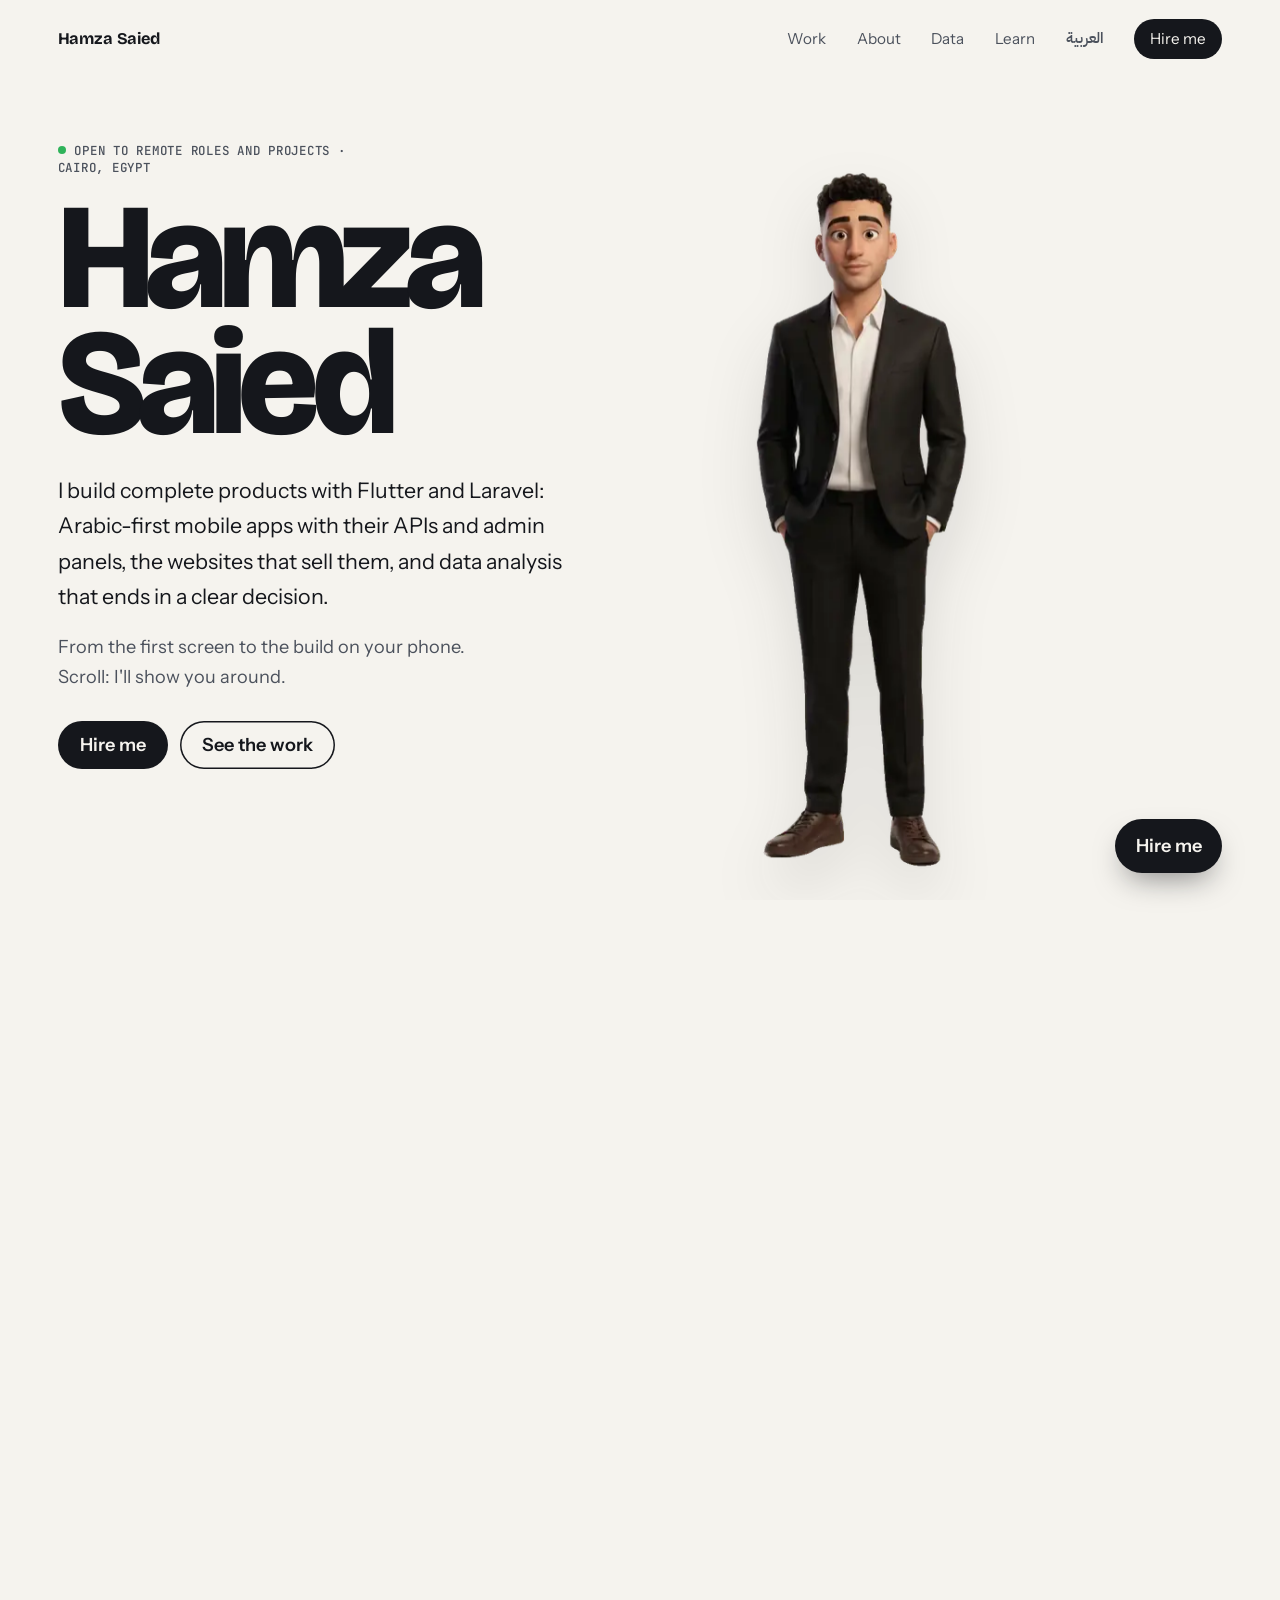
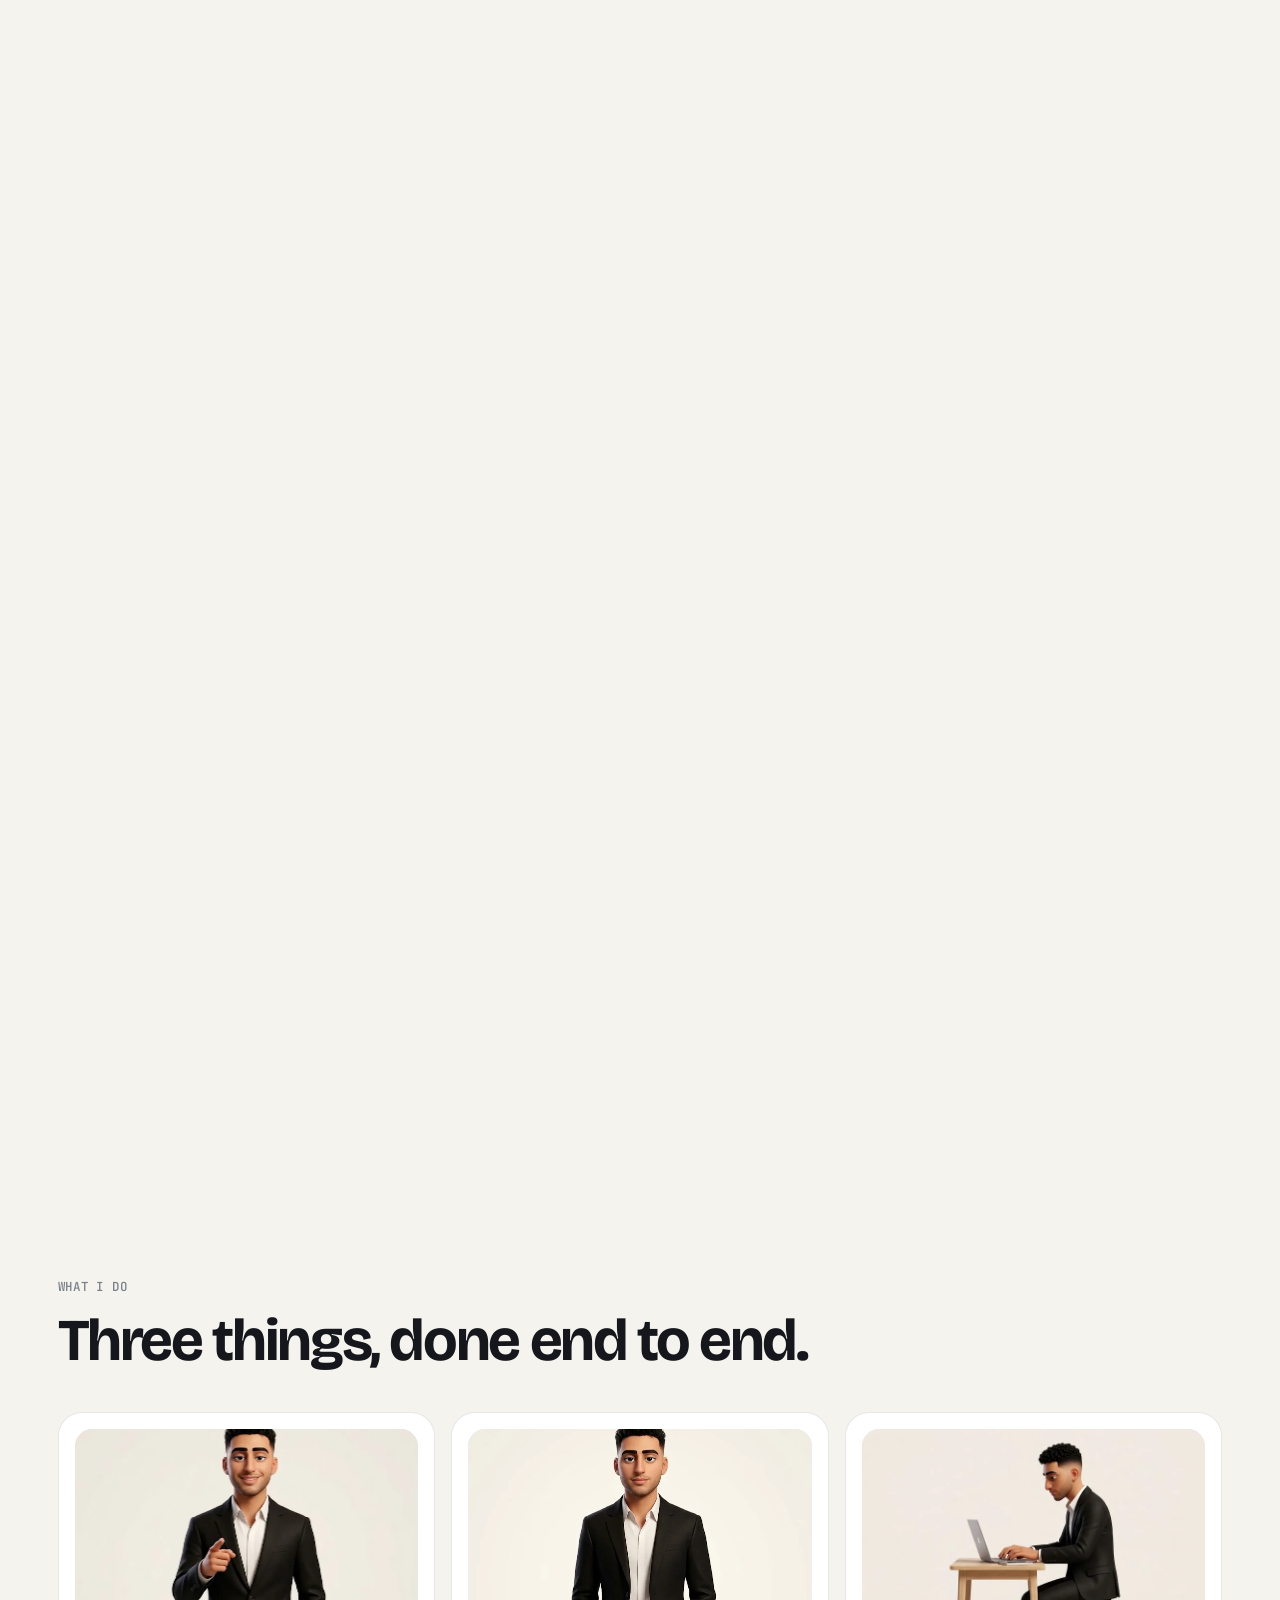
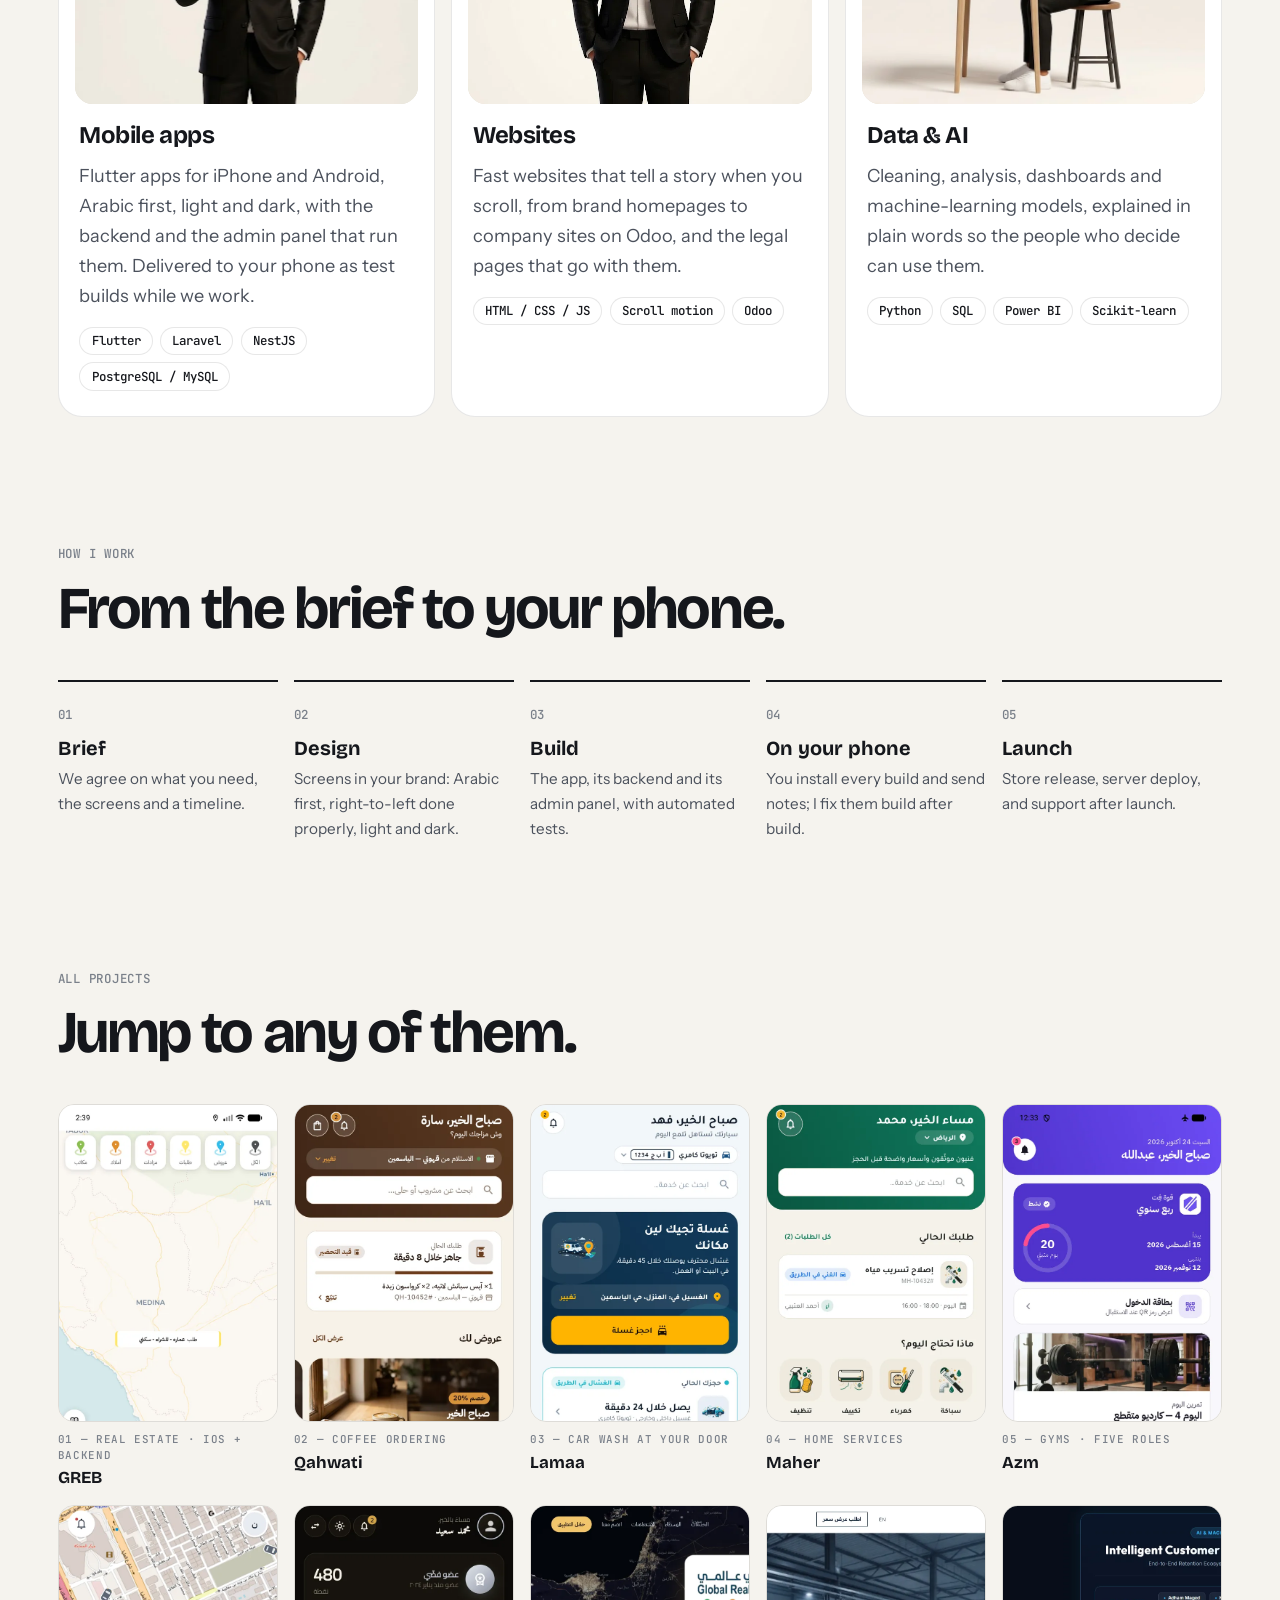
<file: index.html>
<!doctype html>
<html lang="en" class="no-js" data-base="">
<head>
  <meta charset="utf-8">
  <meta name="viewport" content="width=device-width, initial-scale=1">
  <title>Hamza Saied — Flutter and Laravel developer</title>
  <meta name="description" content="Hamza Saied builds Arabic-first mobile apps with their backends, cinematic websites, and data analysis. Selected work: GREB, Qahwati, Lamaa, Maher, Azm, Wasl, globalbroker.sa.">
  <meta name="theme-color" content="#f5f3ee">
  <link rel="icon" href="assets/hamza.webp">
  <link rel="canonical" href="./">
  <link rel="alternate" hreflang="en" href="./">
  <link rel="alternate" hreflang="ar" href="ar/">
  <link rel="alternate" hreflang="x-default" href="./">
  <link rel="preconnect" href="https://fonts.googleapis.com">
  <link rel="preconnect" href="https://fonts.gstatic.com" crossorigin>
  <link href="https://fonts.googleapis.com/css2?family=Bricolage+Grotesque:opsz,wght@12..96,400..800&family=Instrument+Sans:wght@400;500;600&family=JetBrains+Mono:wght@400;500&family=IBM+Plex+Sans+Arabic:wght@500;600&display=swap" rel="stylesheet">
  <link rel="preload" as="image" href="assets/actor/a000.webp">
  <link rel="stylesheet" href="style.css">
  <script>document.documentElement.classList.replace("no-js", "js");</script>
</head>
<body>
  <a class="skip" href="#work">Skip to the work</a>

  <header class="bar">
    <a class="bar__name" href="#top">Hamza Saied</a>
    <nav class="bar__nav" aria-label="Sections">
      <a href="#work">Work</a>
      <a href="#about">About</a>
      <a href="#data">Data</a>
      <a href="learn/">Learn</a>
      <a class="bar__lang" href="ar/" hreflang="ar" lang="ar" dir="rtl">العربية</a>
      <a class="bar__cta" href="#hire">Hire me</a>
    </nav>
  </header>

  <main id="top">
    <!-- ============ the reel: one frame that becomes everything ============ -->
    <section class="reel" id="work" aria-label="Selected work">
      <div class="stage" aria-hidden="true">
        <div class="tint"></div>
        <div class="props">
          <span class="prop prop--pins" data-w="1" style="--x:-1.12;--y:-.4;--s:1;--r:0deg;--d:1.1"><i style="--c:#2f9be0"></i><i style="--c:#f2c230"></i><i style="--c:#e5383b"></i><i style="--c:#f08a24"></i><i style="--c:#3fae49"></i></span>
<img class="prop prop--icon" data-w="1" style="--x:1.1;--y:-.35;--s:.42;--r:6deg;--d:.8" src="assets/icons/greb.webp" alt="" loading="lazy">
          <img class="prop" data-w="2" style="--x:-1.15;--y:-.55;--s:.7;--r:-8deg;--d:1.2" src="assets/props/qahwati-0.webp" alt="" loading="lazy">
          <img class="prop prop--card" data-w="2" style="--x:1.12;--y:-.25;--s:.66;--r:7deg;--d:.8" src="assets/props/qahwati-1.webp" alt="" loading="lazy">
          <img class="prop prop--card" data-w="2" style="--x:-1.05;--y:.58;--s:.64;--r:-3deg;--d:1" src="assets/props/qahwati-2.webp" alt="" loading="lazy">
          <img class="prop" data-w="3" style="--x:-1.15;--y:-.55;--s:.7;--r:-8deg;--d:1.2" src="assets/props/lamaa-0.webp" alt="" loading="lazy">
          <img class="prop" data-w="3" style="--x:1.12;--y:-.25;--s:.66;--r:7deg;--d:.8" src="assets/props/lamaa-1.webp" alt="" loading="lazy">
          <img class="prop" data-w="3" style="--x:-1.05;--y:.58;--s:.64;--r:-3deg;--d:1" src="assets/props/lamaa-2.webp" alt="" loading="lazy">
          <img class="prop" data-w="4" style="--x:-1.15;--y:-.55;--s:.7;--r:-8deg;--d:1.2" src="assets/props/maher-0.webp" alt="" loading="lazy">
          <img class="prop" data-w="4" style="--x:1.12;--y:-.25;--s:.66;--r:7deg;--d:.8" src="assets/props/maher-1.webp" alt="" loading="lazy">
          <img class="prop" data-w="4" style="--x:-1.05;--y:.58;--s:.64;--r:-3deg;--d:1" src="assets/props/maher-2.webp" alt="" loading="lazy">
          <img class="prop prop--multiply" data-w="5" style="--x:-1.15;--y:-.55;--s:.7;--r:-8deg;--d:1.2" src="assets/props/azm-0.webp" alt="" loading="lazy">
          <img class="prop prop--multiply" data-w="5" style="--x:1.12;--y:-.25;--s:.66;--r:7deg;--d:.8" src="assets/props/azm-1.webp" alt="" loading="lazy">
          <img class="prop prop--multiply" data-w="5" style="--x:-1.05;--y:.58;--s:.64;--r:-3deg;--d:1" src="assets/props/azm-2.webp" alt="" loading="lazy">
          <img class="prop" data-w="6" style="--x:-1.15;--y:-.55;--s:.7;--r:-8deg;--d:1.2" src="assets/props/wasl-0.webp" alt="" loading="lazy">
          <img class="prop" data-w="6" style="--x:1.12;--y:-.25;--s:.66;--r:7deg;--d:.8" src="assets/props/wasl-1.webp" alt="" loading="lazy">
          <img class="prop" data-w="6" style="--x:-1.05;--y:.58;--s:.64;--r:-3deg;--d:1" src="assets/props/wasl-2.webp" alt="" loading="lazy">
          <img class="prop prop--card" data-w="7" style="--x:-1.15;--y:-.55;--s:.7;--r:-8deg;--d:1.2" src="assets/props/kivi-0.webp" alt="" loading="lazy">
          <img class="prop prop--card" data-w="7" style="--x:1.12;--y:-.25;--s:.66;--r:7deg;--d:.8" src="assets/props/kivi-1.webp" alt="" loading="lazy">
          <img class="prop prop--card" data-w="7" style="--x:-1.05;--y:.58;--s:.64;--r:-3deg;--d:1" src="assets/props/kivi-2.webp" alt="" loading="lazy">
        </div>
        <div class="fan">
          <img class="card" data-w="1" data-c="0" src="assets/screens/greb-3.webp" alt="" loading="lazy">
          <img class="card" data-w="1" data-c="1" src="assets/screens/greb-4.webp" alt="" loading="lazy">
          <img class="card" data-w="1" data-c="2" src="assets/screens/greb-5.webp" alt="" loading="lazy">
          <img class="card" data-w="1" data-c="3" src="assets/screens/greb-6.webp" alt="" loading="lazy">
          <img class="card" data-w="2" data-c="0" src="assets/screens/qahwati-3.webp" alt="" loading="lazy">
          <img class="card" data-w="2" data-c="1" src="assets/screens/qahwati-4.webp" alt="" loading="lazy">
          <img class="card" data-w="2" data-c="2" src="assets/screens/qahwati-5.webp" alt="" loading="lazy">
          <img class="card" data-w="2" data-c="3" src="assets/screens/qahwati-6.webp" alt="" loading="lazy">
          <img class="card" data-w="3" data-c="0" src="assets/screens/lamaa-3.webp" alt="" loading="lazy">
          <img class="card" data-w="3" data-c="1" src="assets/screens/lamaa-4.webp" alt="" loading="lazy">
          <img class="card" data-w="3" data-c="2" src="assets/screens/lamaa-5.webp" alt="" loading="lazy">
          <img class="card" data-w="3" data-c="3" src="assets/screens/lamaa-6.webp" alt="" loading="lazy">
          <img class="card" data-w="4" data-c="0" src="assets/screens/maher-3.webp" alt="" loading="lazy">
          <img class="card" data-w="4" data-c="1" src="assets/screens/maher-4.webp" alt="" loading="lazy">
          <img class="card" data-w="4" data-c="2" src="assets/screens/maher-5.webp" alt="" loading="lazy">
          <img class="card" data-w="4" data-c="3" src="assets/screens/maher-6.webp" alt="" loading="lazy">
          <img class="card" data-w="5" data-c="0" src="assets/screens/azm-3.webp" alt="" loading="lazy">
          <img class="card" data-w="5" data-c="1" src="assets/screens/azm-4.webp" alt="" loading="lazy">
          <img class="card" data-w="5" data-c="2" src="assets/screens/azm-5.webp" alt="" loading="lazy">
          <img class="card" data-w="5" data-c="3" src="assets/screens/azm-6.webp" alt="" loading="lazy">
          <img class="card" data-w="6" data-c="0" src="assets/screens/wasl-3.webp" alt="" loading="lazy">
          <img class="card" data-w="6" data-c="1" src="assets/screens/wasl-4.webp" alt="" loading="lazy">
          <img class="card" data-w="6" data-c="2" src="assets/screens/wasl-5.webp" alt="" loading="lazy">
          <img class="card" data-w="6" data-c="3" src="assets/screens/wasl-6.webp" alt="" loading="lazy">
          <img class="card" data-w="7" data-c="0" src="assets/screens/kivi-3.webp" alt="" loading="lazy">
          <img class="card" data-w="7" data-c="1" src="assets/screens/kivi-4.webp" alt="" loading="lazy">
          <img class="card" data-w="7" data-c="2" src="assets/screens/kivi-5.webp" alt="" loading="lazy">
          <img class="card" data-w="7" data-c="3" src="assets/screens/kivi-6.webp" alt="" loading="lazy">
        </div>
        <canvas class="actor" width="480" height="854"></canvas>
        <div class="device">
          <div class="device__bar"><i></i><i></i><i></i><span class="device__url"></span></div>
          <div class="device__screen">
            <img class="scr is-on" data-w="0" data-s="0" src="assets/screens/greb-0.webp" alt="">
            <img class="scr" data-w="1" data-s="0" src="assets/screens/greb-0.webp" alt="" loading="lazy">
            <img class="scr" data-w="1" data-s="1" src="assets/screens/greb-1.webp" alt="" loading="lazy">
            <img class="scr" data-w="1" data-s="2" src="assets/screens/greb-2.webp" alt="" loading="lazy">
            <img class="scr" data-w="2" data-s="0" src="assets/screens/qahwati-0.webp" alt="" loading="lazy">
            <img class="scr" data-w="2" data-s="1" src="assets/screens/qahwati-1.webp" alt="" loading="lazy">
            <img class="scr" data-w="2" data-s="2" src="assets/screens/qahwati-2.webp" alt="" loading="lazy">
            <img class="scr" data-w="3" data-s="0" src="assets/screens/lamaa-0.webp" alt="" loading="lazy">
            <img class="scr" data-w="3" data-s="1" src="assets/screens/lamaa-1.webp" alt="" loading="lazy">
            <img class="scr" data-w="3" data-s="2" src="assets/screens/lamaa-2.webp" alt="" loading="lazy">
            <img class="scr" data-w="4" data-s="0" src="assets/screens/maher-0.webp" alt="" loading="lazy">
            <img class="scr" data-w="4" data-s="1" src="assets/screens/maher-1.webp" alt="" loading="lazy">
            <img class="scr" data-w="4" data-s="2" src="assets/screens/maher-2.webp" alt="" loading="lazy">
            <img class="scr" data-w="5" data-s="0" src="assets/screens/azm-0.webp" alt="" loading="lazy">
            <img class="scr" data-w="5" data-s="1" src="assets/screens/azm-1.webp" alt="" loading="lazy">
            <img class="scr" data-w="5" data-s="2" src="assets/screens/azm-2.webp" alt="" loading="lazy">
            <img class="scr" data-w="6" data-s="0" src="assets/screens/wasl-0.webp" alt="" loading="lazy">
            <img class="scr" data-w="6" data-s="1" src="assets/screens/wasl-1.webp" alt="" loading="lazy">
            <img class="scr" data-w="6" data-s="2" src="assets/screens/wasl-2.webp" alt="" loading="lazy">
            <img class="scr" data-w="7" data-s="0" src="assets/screens/kivi-0.webp" alt="" loading="lazy">
            <img class="scr" data-w="7" data-s="1" src="assets/screens/kivi-1.webp" alt="" loading="lazy">
            <img class="scr" data-w="7" data-s="2" src="assets/screens/kivi-2.webp" alt="" loading="lazy">
            <img class="scr" data-w="8" data-s="0" src="assets/web/greb-web-0.webp" alt="" loading="lazy">
            <img class="scr" data-w="8" data-s="1" src="assets/web/greb-web-1.webp" alt="" loading="lazy">
            <img class="scr" data-w="9" data-s="0" src="assets/web/sulimani-0.webp" alt="" loading="lazy">
            <img class="scr" data-w="9" data-s="1" src="assets/web/sulimani-1.webp" alt="" loading="lazy">
            <img class="scr" data-w="10" data-s="0" src="assets/web/icip-0.webp" alt="" loading="lazy">
            <img class="scr" data-w="10" data-s="1" src="assets/web/icip-1.webp" alt="" loading="lazy">
          </div>
        </div>
        <p class="counter"></p>
      </div>

      <div class="chapters">
        <article class="ch ch--intro" data-w="0" data-kind="portrait">
          <div class="ch__text">
            <p class="kicker"><span class="dot"></span>Open to remote roles and projects · Cairo, Egypt</p>
            <h1 class="name"><span>Hamza</span><span>Saied</span></h1>
            <p class="lede">I build complete products with Flutter and Laravel: Arabic-first mobile apps with their APIs and admin panels, the websites that sell them, and data analysis that ends in a clear decision.</p>
            <p class="lede lede--small">From the first screen to the build on your phone. Scroll: I'll show you around.</p>
            <img class="hero__still" src="assets/avatar-stand.webp" alt="Hamza as a 3D character" width="687" height="1024">
            <p class="hero__cta">
              <a class="btn" href="#hire">Hire me</a>
              <a class="btn btn--ghost" href="#t-greb">See the work</a>
            </p>
          </div>
        </article>

        <article class="ch" data-w="1" data-kind="phone" data-tint="#e8f0fa" data-accent="#1f6fb2" aria-labelledby="t-greb">
          <div class="ch__text">
            <p class="scene">01 — Real estate · iOS + backend</p>
            <h2 id="t-greb">GREB <span lang="ar" dir="rtl">وسيط عقاري عالمي</span></h2>
            <p class="pitch">A Saudi real-estate platform built around one map. Buyers, owners and licensed offices meet on it: every listing is a coloured pin, and every district has its own accredited office.</p>
            <ul class="built"><li>Five listing types on the map: offers, requests, auctions, managed properties and approved offices</li><li>Licensed and unlicensed listing flows, routed to the accredited office of the district</li><li>Office pages with Nafath, commercial-register, FAL-licence and bank-account verification</li><li>Chats, reports, marketing campaigns and an admin panel with moderation and a blacklist</li><li>Light and dark themes, an iPad layout, Arabic and English; shipped to TestFlight with the client</li></ul>
            <ul class="tags"><li>Flutter</li><li>Riverpod</li><li>Laravel</li><li>MySQL</li><li>Maps</li></ul>
          </div>
        </article>
        <article class="ch" data-w="2" data-kind="phone" data-tint="#f4ebe1" data-accent="#7a4b2a" aria-labelledby="t-qahwati">
          <div class="ch__text">
            <p class="scene">02 — Coffee ordering</p>
            <h2 id="t-qahwati">Qahwati <span lang="ar" dir="rtl">قهوتي</span></h2>
            <p class="pitch">A coffee shop in your pocket: order ahead, watch your drink being made, and collect rewards on every cup.</p>
            <ul class="built"><li>Menu by category, product pages with sizes and options, search and favourites</li><li>Cart and checkout with pickup, dine-in and saved addresses</li><li>Live order stages, order history and ratings</li><li>Loyalty points, rewards, gift cards, invites and offers</li><li>Branches with hours, light and dark themes, Arabic and English</li></ul>
            <ul class="tags"><li>Flutter</li><li>Riverpod</li><li>go_router</li><li>Light / dark</li></ul>
          </div>
        </article>
        <article class="ch" data-w="3" data-kind="phone" data-tint="#e6f1fa" data-accent="#0e5d8c" aria-labelledby="t-lamaa">
          <div class="ch__text">
            <p class="scene">03 — Car wash at your door</p>
            <h2 id="t-lamaa">Lamaa <span lang="ar" dir="rtl">لمعة</span></h2>
            <p class="pitch">Book a car wash at home or at work. Choose the service and the car, pick a time, and follow the washer on the way.</p>
            <ul class="built"><li>Service catalogue, add-ons and a garage of saved cars</li><li>Slot booking, rescheduling, booking details and chat with the washer</li><li>Live &#x27;washer on the way&#x27; tracking and ratings</li><li>Subscription plans, rewards, invites and an eco-impact page</li><li>Light and dark themes, Arabic and English</li></ul>
            <ul class="tags"><li>Flutter</li><li>Riverpod</li><li>Booking flow</li><li>Tracking</li></ul>
          </div>
        </article>
        <article class="ch" data-w="4" data-kind="phone" data-tint="#e4f1ea" data-accent="#0f7a5c" aria-labelledby="t-maher">
          <div class="ch__text">
            <p class="scene">04 — Home services</p>
            <h2 id="t-maher">Maher <span lang="ar" dir="rtl">ماهر</span></h2>
            <p class="pitch">Plumbing, electrics, AC, painting and more: find a vetted technician, see the price up front and follow the visit.</p>
            <ul class="built"><li>Twelve service categories with search and service pages</li><li>Technician profiles with ratings and reviews</li><li>Step-by-step booking, live tracking and in-app chat</li><li>Payments, offers, support and FAQ</li><li>Light and dark themes, Arabic and English</li></ul>
            <ul class="tags"><li>Flutter</li><li>Riverpod</li><li>go_router</li></ul>
          </div>
        </article>
        <article class="ch" data-w="5" data-kind="phone" data-tint="#eeebfd" data-accent="#6c4cf5" aria-labelledby="t-azm">
          <div class="ch__text">
            <p class="scene">05 — Gyms · five roles</p>
            <h2 id="t-azm">Azm <span lang="ar" dir="rtl">عزم</span></h2>
            <p class="pitch">One app for a whole gym chain: members train and book, coaches plan, managers run the branches, merchants sell and admins oversee it all.</p>
            <ul class="built"><li>Member app: classes, bookings, training plans, progress charts and nutrition</li><li>Coach, gym manager, merchant and admin areas, each with its own permissions</li><li>Store with products and orders</li><li>Works fully offline in demo mode, or against a real server</li><li>NestJS and PostgreSQL backend with unit and end-to-end tests</li></ul>
            <ul class="tags"><li>Flutter</li><li>NestJS</li><li>PostgreSQL</li><li>fl_chart</li></ul>
          </div>
        </article>
        <article class="ch" data-w="6" data-kind="phone" data-tint="#e9eef0" data-accent="#16202a" aria-labelledby="t-wasl">
          <div class="ch__text">
            <p class="scene">06 — Ride hailing</p>
            <h2 id="t-wasl">Wasl <span lang="ar" dir="rtl">وصل</span></h2>
            <p class="pitch">A ride-hailing service with a rider app, a captain app and a real-time server that keeps both in sync.</p>
            <ul class="built"><li>Search with suggestions, a fare quote and payment choice before you book</li><li>Every trip state: searching, assigned, arrived, in progress, completed or cancelled</li><li>Ratings, receipts, trip history and support tickets</li><li>Captain app and a React web admin</li><li>Real-time server: NestJS, Prisma and Socket.IO</li></ul>
            <ul class="tags"><li>Flutter</li><li>NestJS</li><li>Prisma</li><li>Socket.IO</li><li>React</li></ul>
          </div>
        </article>
        <article class="ch" data-w="7" data-kind="phone" data-tint="#f3ecdf" data-accent="#9a7428" aria-labelledby="t-kivi">
          <div class="ch__text">
            <p class="scene">07 — Barber salon · four roles</p>
            <h2 id="t-kivi">Salon <span lang="ar" dir="rtl">صالون</span></h2>
            <p class="pitch">A premium barber-shop app with one experience per role: customers book and earn, staff run the chair, cashiers check out, and the owner watches the numbers.</p>
            <ul class="built"><li>Customer: services, booking with a barber and a time, live queue ticket and status</li><li>Loyalty card with tiers, points history, rewards, coupons and referrals</li><li>Owner dashboard: revenue, members, retention, staff leaderboard, inventory and settings</li><li>Staff schedule and a cashier flow: scan, apply rewards, payment and receipt</li><li>Arabic RTL, gold-on-black design system</li></ul>
            <ul class="tags"><li>Flutter</li><li>go_router</li><li>fl_chart</li><li>QR</li></ul>
          </div>
        </article>
        <article class="ch" data-w="8" data-kind="browser" data-tint="#e3e8f2" data-accent="#0b2b45" data-url="globalbroker.sa" aria-labelledby="t-greb-web">
          <div class="ch__text">
            <p class="scene">08 — Website · live</p>
            <h2 id="t-greb-web">globalbroker.sa</h2>
            <p class="pitch">GREB&#x27;s homepage: a scroll story over Saudi Arabia at night, from the whole kingdom down to Riyadh&#x27;s districts, one service per district.</p>
            <ul class="built"><li>Real night imagery of the kingdom&#x27;s city lights, then a dark city with lit roads</li><li>Pre-rendered map frames, so it stays light on phones</li><li>The brand&#x27;s eight sections, legal pages and contact</li><li>Live next to the client&#x27;s WordPress pages without breaking them</li></ul>
            <ul class="tags"><li>HTML / CSS / JS</li><li>Map frames</li><li>NASA imagery</li></ul>
            <p class="ch__link"><a href="https://globalbroker.sa/" rel="noopener">Visit the site</a></p>
          </div>
        </article>
        <article class="ch" data-w="9" data-kind="browser" data-tint="#e7ebf0" data-accent="#0c1e38" data-url="sulimaninational.odoo.com" aria-labelledby="t-sulimani">
          <div class="ch__text">
            <p class="scene">09 — Industrial website</p>
            <h2 id="t-sulimani">Sulimani National Factory</h2>
            <p class="pitch">An Odoo website for a UPVC pipe factory in Jeddah, redesigned so it feels industrial and calm, and never flashes the old layout between pages.</p>
            <ul class="built"><li>One server-rendered header and footer for every page</li><li>Shop banner, product codes on every tile and a spec box on product pages</li><li>Quiet scroll motion: image reveals, a production line that lights up step by step</li><li>Arabic RTL, tested on phone and desktop</li></ul>
            <ul class="tags"><li>Odoo QWeb</li><li>CSS motion</li><li>Arabic RTL</li></ul>
          </div>
        </article>
        <article class="ch" data-w="10" data-kind="browser" data-tint="#e6ecf3" data-accent="#0b5cad" data-url="customer-intelligence · team project" aria-labelledby="t-icip">
          <div class="ch__text">
            <p class="scene">10 — AI &amp; data · team of five</p>
            <h2 id="t-icip">Customer Intelligence &amp; Retention Platform</h2>
            <p class="pitch">A team project that predicts which customers are about to leave, explains why, and hands the support team a retention playbook for each one.</p>
            <ul class="built"><li>Churn models compared (XGBoost, Random Forest, Gradient Boosting), tuned with Optuna; XGBoost ROC-AUC 0.83 in the project report</li><li>SHAP explanations: the top three churn drivers for every customer</li><li>Retention playbook retrieval with a FAISS vector index (RAG)</li><li>Drift monitoring and retraining; served with FastAPI and a Streamlit dashboard</li></ul>
            <ul class="tags"><li>Python</li><li>XGBoost</li><li>SHAP</li><li>FAISS</li><li>FastAPI</li><li>Streamlit</li></ul>
          </div>
        </article>
      </div>
    </section>

    <!-- ============ what I do ============ -->
    <section class="what" id="what" aria-labelledby="t-what">
      <div class="sec-head">
        <p class="kicker">What I do</p>
        <h2 id="t-what">Three things, done end to end.</h2>
      </div>
      <div class="what__grid">
        <article>
          <figure class="avatar"><img src="assets/avatar-point.webp" alt="" width="687" height="1024" loading="lazy"></figure>
          <h3>Mobile apps</h3>
          <p>Flutter apps for iPhone and Android, Arabic first, light and dark, with the backend and the admin panel that run them. Delivered to your phone as test builds while we work.</p>
          <ul class="tags"><li>Flutter</li><li>Laravel</li><li>NestJS</li><li>PostgreSQL / MySQL</li></ul>
        </article>
        <article>
          <figure class="avatar"><img src="assets/avatar-stand.webp" alt="" width="687" height="1024" loading="lazy"></figure>
          <h3>Websites</h3>
          <p>Fast websites that tell a story when you scroll, from brand homepages to company sites on Odoo, and the legal pages that go with them.</p>
          <ul class="tags"><li>HTML / CSS / JS</li><li>Scroll motion</li><li>Odoo</li></ul>
        </article>
        <article>
          <figure class="avatar"><img src="assets/avatar-laptop.webp" alt="" width="1024" height="572" loading="lazy"></figure>
          <h3>Data &amp; AI</h3>
          <p>Cleaning, analysis, dashboards and machine-learning models, explained in plain words so the people who decide can use them.</p>
          <ul class="tags"><li>Python</li><li>SQL</li><li>Power BI</li><li>Scikit-learn</li></ul>
        </article>
      </div>
    </section>

    <!-- ============ how I work ============ -->
    <section class="how" aria-labelledby="t-how">
      <div class="sec-head">
        <p class="kicker">How I work</p>
        <h2 id="t-how">From the brief to your phone.</h2>
      </div>
      <ol class="steps">
        <li><span>01</span><h3>Brief</h3><p>We agree on what you need, the screens and a timeline.</p></li>
        <li><span>02</span><h3>Design</h3><p>Screens in your brand: Arabic first, right-to-left done properly, light and dark.</p></li>
        <li><span>03</span><h3>Build</h3><p>The app, its backend and its admin panel, with automated tests.</p></li>
        <li><span>04</span><h3>On your phone</h3><p>You install every build and send notes; I fix them build after build.</p></li>
        <li><span>05</span><h3>Launch</h3><p>Store release, server deploy, and support after launch.</p></li>
      </ol>
    </section>

    <!-- ============ all projects ============ -->
    <section class="index" aria-labelledby="t-index">
      <div class="sec-head">
        <p class="kicker">All projects</p>
        <h2 id="t-index">Jump to any of them.</h2>
      </div>
      <ul class="index__grid">
        <li class="index__app"><a href="#t-greb"><img src="assets/screens/greb-0.webp" alt="" loading="lazy"><span class="scene">01 — Real estate · iOS + backend</span><b>GREB</b></a></li>
        <li class="index__app"><a href="#t-qahwati"><img src="assets/screens/qahwati-0.webp" alt="" loading="lazy"><span class="scene">02 — Coffee ordering</span><b>Qahwati</b></a></li>
        <li class="index__app"><a href="#t-lamaa"><img src="assets/screens/lamaa-0.webp" alt="" loading="lazy"><span class="scene">03 — Car wash at your door</span><b>Lamaa</b></a></li>
        <li class="index__app"><a href="#t-maher"><img src="assets/screens/maher-0.webp" alt="" loading="lazy"><span class="scene">04 — Home services</span><b>Maher</b></a></li>
        <li class="index__app"><a href="#t-azm"><img src="assets/screens/azm-0.webp" alt="" loading="lazy"><span class="scene">05 — Gyms · five roles</span><b>Azm</b></a></li>
        <li class="index__app"><a href="#t-wasl"><img src="assets/screens/wasl-0.webp" alt="" loading="lazy"><span class="scene">06 — Ride hailing</span><b>Wasl</b></a></li>
        <li class="index__app"><a href="#t-kivi"><img src="assets/screens/kivi-0.webp" alt="" loading="lazy"><span class="scene">07 — Barber salon · four roles</span><b>Salon</b></a></li>
        <li class="index__web"><a href="#t-greb-web"><img src="assets/web/greb-web-0.webp" alt="" loading="lazy"><span class="scene">08 — Website · live</span><b>globalbroker.sa</b></a></li>
        <li class="index__web"><a href="#t-sulimani"><img src="assets/web/sulimani-0.webp" alt="" loading="lazy"><span class="scene">09 — Industrial website</span><b>Sulimani National Factory</b></a></li>
        <li class="index__web"><a href="#t-icip"><img src="assets/web/icip-0.webp" alt="" loading="lazy"><span class="scene">10 — AI &amp; data · team of five</span><b>Customer Intelligence &amp; Retention Platform</b></a></li>
      </ul>
    </section>

    <!-- ============ data ============ -->
    <section class="data" id="data" aria-labelledby="t-data">
      <div class="data__head">
        <p class="kicker">Data · from my CV</p>
        <h2 id="t-data">Numbers, told plainly.</h2>
        <p>I'm a Computer Science student and an AI trainee at the Digital Egypt Pioneers Initiative. I clean messy data, build dashboards and models, and explain what they mean to people who don't read code.</p>
      </div>
      <div class="data__grid">
        <article><p class="scene">Analysis</p><h3>Airbnb · European cities</h3><p>Pricing trends across Europe, with heavy cleaning and feature engineering, then guest satisfaction and location impact visualised.</p><ul class="tags"><li>Python</li><li>Pandas</li><li>Matplotlib</li></ul></article>
        <article><p class="scene">Storytelling</p><h3>Sales &amp; customer behaviour</h3><p>Purchasing patterns found in sales data, presented as a data story for non-technical stakeholders.</p><ul class="tags"><li>Pandas</li><li>Power BI</li><li>Excel</li></ul></article>
        <article><p class="scene">Machine learning</p><h3>Supervised models</h3><p>Regression and classification models, trained and judged on accuracy, precision and recall.</p><ul class="tags"><li>Scikit-learn</li><li>Model evaluation</li></ul></article>
        <article class="data__grade"><strong>99.83%</strong><p>Final grade, Supervised Machine Learning: Regression and Classification · Coursera (DeepLearning.AI) · Jan 2026</p></article>
      </div>
    </section>

    <!-- ============ about ============ -->
    <section class="about" id="about" aria-labelledby="t-about">
      <div class="about__grid">
        <figure class="about__photo"><img src="assets/hamza-full.webp" alt="Hamza Saied" width="610" height="1220" loading="lazy"></figure>
        <div class="about__body">
          <p class="kicker">About</p>
          <h2 id="t-about">I'm Hamza. I make things people actually use.</h2>
          <p>I'm a Computer Science student in Egypt, graduating in 2027. I work with clients, mostly in Saudi Arabia, and I take a product from the brief to the build: the screens, the backend, the admin panel, the website that sells it, and the fixes after the client has tried it on their phone.</p>
          <p>Apps are Arabic first, right-to-left done properly, in light and dark. Websites are fast and quiet until the moment they should move. Data work ends in a sentence someone can act on.</p>
          <ul class="facts">
            <li><span>Now</span>AI Trainee, Digital Egypt Pioneers Initiative (DEPI) · Oct 2024 – present</li>
            <li><span>Certificate</span>Supervised Machine Learning: Regression and Classification · Coursera (DeepLearning.AI) · 99.83% · Jan 2026</li>
            <li><span>Hackathon</span>Orange Data Analysis Hackathon · Team Storyteller · Jan 2026</li>
            <li><span>Study</span>B.Sc. Computer Science · expected 2027</li>
            <li><span>Stack</span>Flutter, Dart, Laravel, NestJS, PostgreSQL, MySQL, Python, SQL, Power BI</li>
            <li><span>Languages</span>Arabic (native) · English (professional)</li>
          </ul>
        </div>
      </div>
    </section>

    <!-- ============ learn: the free course ============ -->
    <section class="learn" id="learn" aria-labelledby="t-learn">
      <div class="learn__grid">
        <div class="learn__body">
          <p class="kicker">Free course, in Arabic</p>
          <h2 id="t-learn">The Tower: Flutter and Laravel, one floor at a time.</h2>
          <p>I built the course I wanted before interviews. It starts with logic puzzles and climbs through Dart, Flutter, PHP and Laravel, then data structures, algorithms and AI, to a full mock interview. Every level explains the idea, makes you type the code by hand, sets a challenge, and keeps the next floor locked behind a quiz.</p>
          <ul class="learn__facts">
            <li><b>112</b>levels</li>
            <li><b>305</b>typing drills</li>
            <li><b>994</b>quiz questions</li>
            <li><b>874</b>interview questions</li>
          </ul>
          <p class="hero__cta">
            <a class="btn" href="learn/">Open the Tower</a>
            <a class="btn btn--ghost" href="learn/bank.html">Interview question bank</a>
          </p>
        </div>
        <ol class="learn__tower" aria-hidden="true">
          <li style="--c:#12a66a"><span>9</span>Interview basics</li>
          <li style="--c:#db2777"><span>8</span>AI</li>
          <li style="--c:#a16207"><span>7</span>Algorithms</li>
          <li style="--c:#4d7c0f"><span>6</span>Data structures</li>
          <li style="--c:#e5484d"><span>5</span>Laravel</li>
          <li style="--c:#7a5af8"><span>4</span>PHP</li>
          <li style="--c:#2b5bff"><span>3</span>Flutter</li>
          <li style="--c:#0a9bb0"><span>2</span>Dart</li>
          <li style="--c:#e07a1f"><span>1</span>Warm-up: logic and problem solving</li>
        </ol>
      </div>
    </section>

    <!-- ============ hire ============ -->
    <section class="hire" id="hire" aria-labelledby="t-hire">
      <figure class="avatar avatar--point"><img src="assets/avatar-wave.webp" alt="Hamza as a 3D character, waving" width="687" height="1024" loading="lazy"></figure>
      <p class="kicker"><span class="dot"></span>Taking new projects</p>
      <h2 id="t-hire">Hire me.</h2>
      <p class="hire__lede">An app, a website, or a pile of data that needs a story. Tell me what you have in mind and I'll reply with a plan, a timeline and a price.</p>
      <p class="hire__links">
        <a class="btn" href="https://wa.me/201092573820" rel="noopener">Message me on WhatsApp</a>
        <a class="btn btn--ghost" href="https://www.linkedin.com/in/hamza-ibrahim-833a1431b/" rel="noopener">LinkedIn</a>
        <a class="btn btn--ghost" href="tel:+201092573820" dir="ltr">+20 109 257 3820</a>
      </p>
    </section>
  </main>

  <footer class="foot">
    <p>© 2026 Hamza Saied · Cairo, Egypt</p>
    <p>Screens are from the real apps. Illustrations belong to each app.</p>
  </footer>

  <a class="fab" href="#hire">Hire me</a>

  <script src="main.js" defer></script>
</body>
</html>
</file>
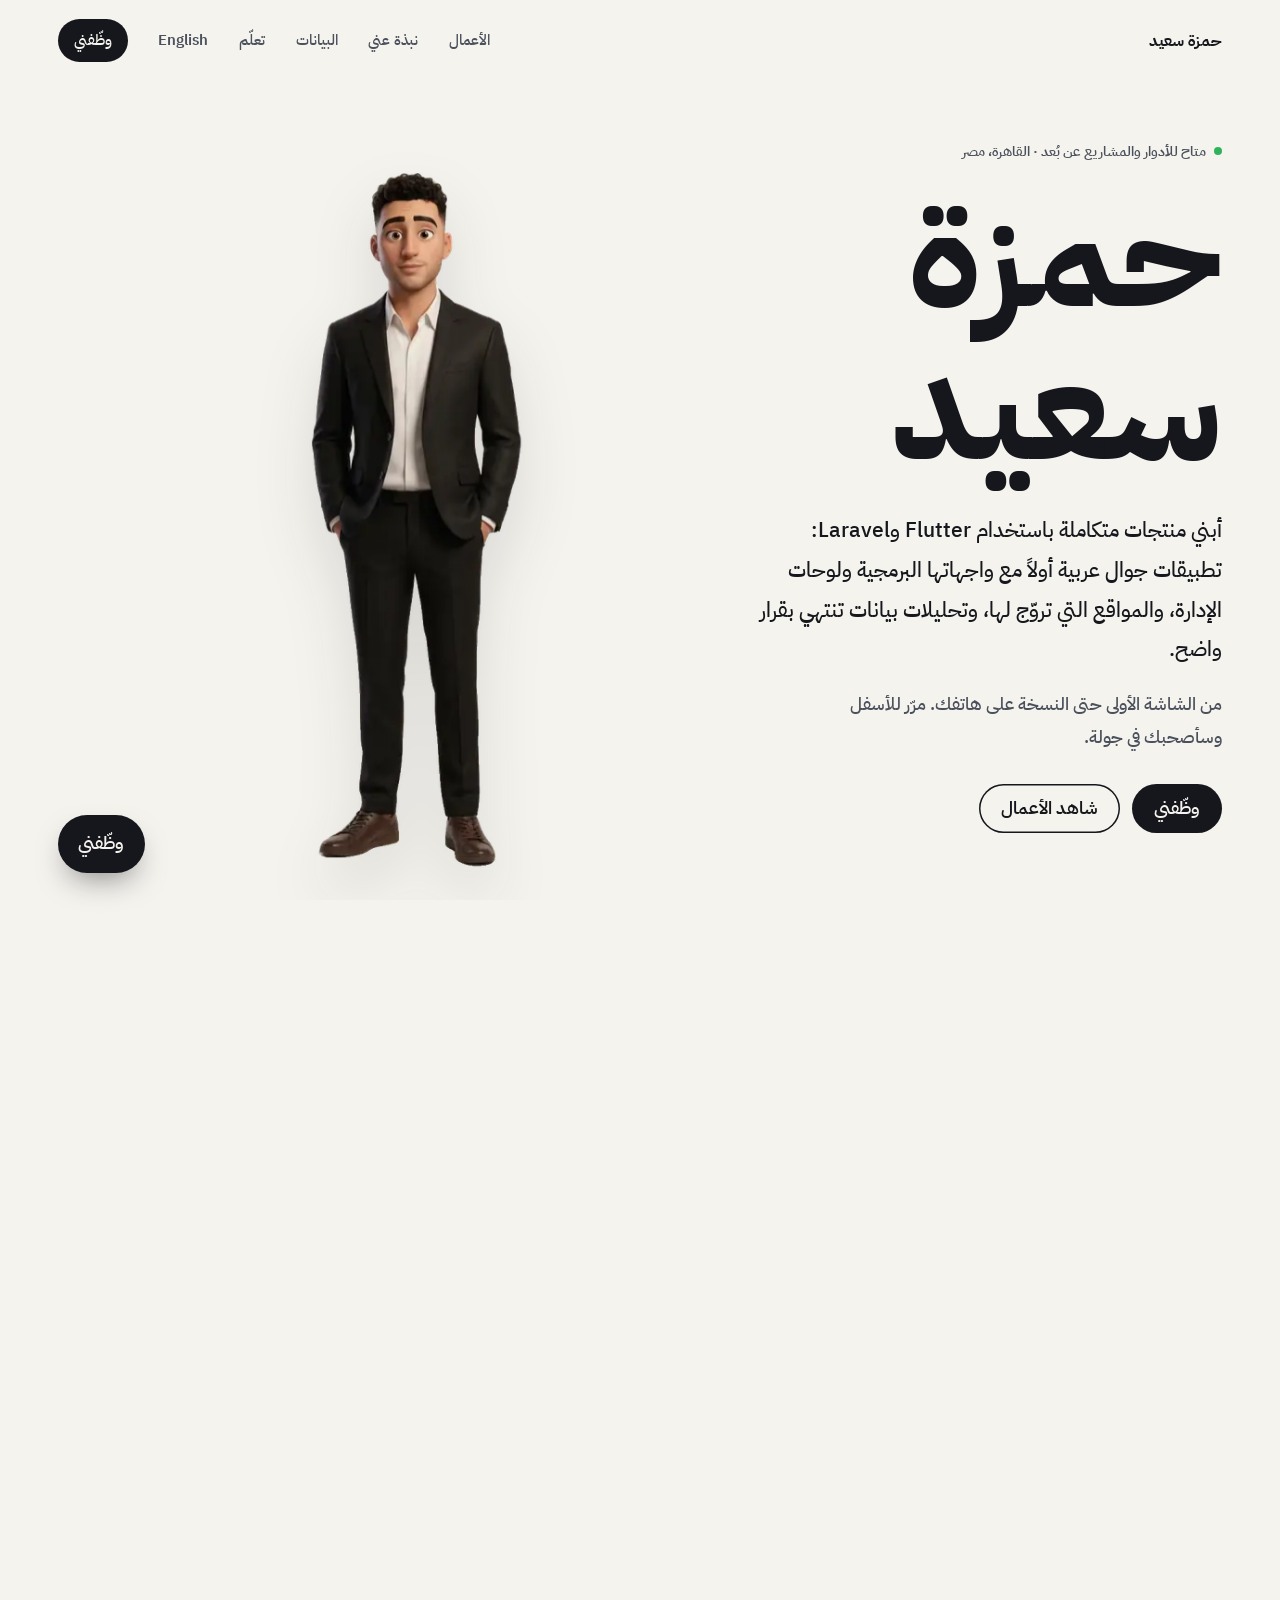
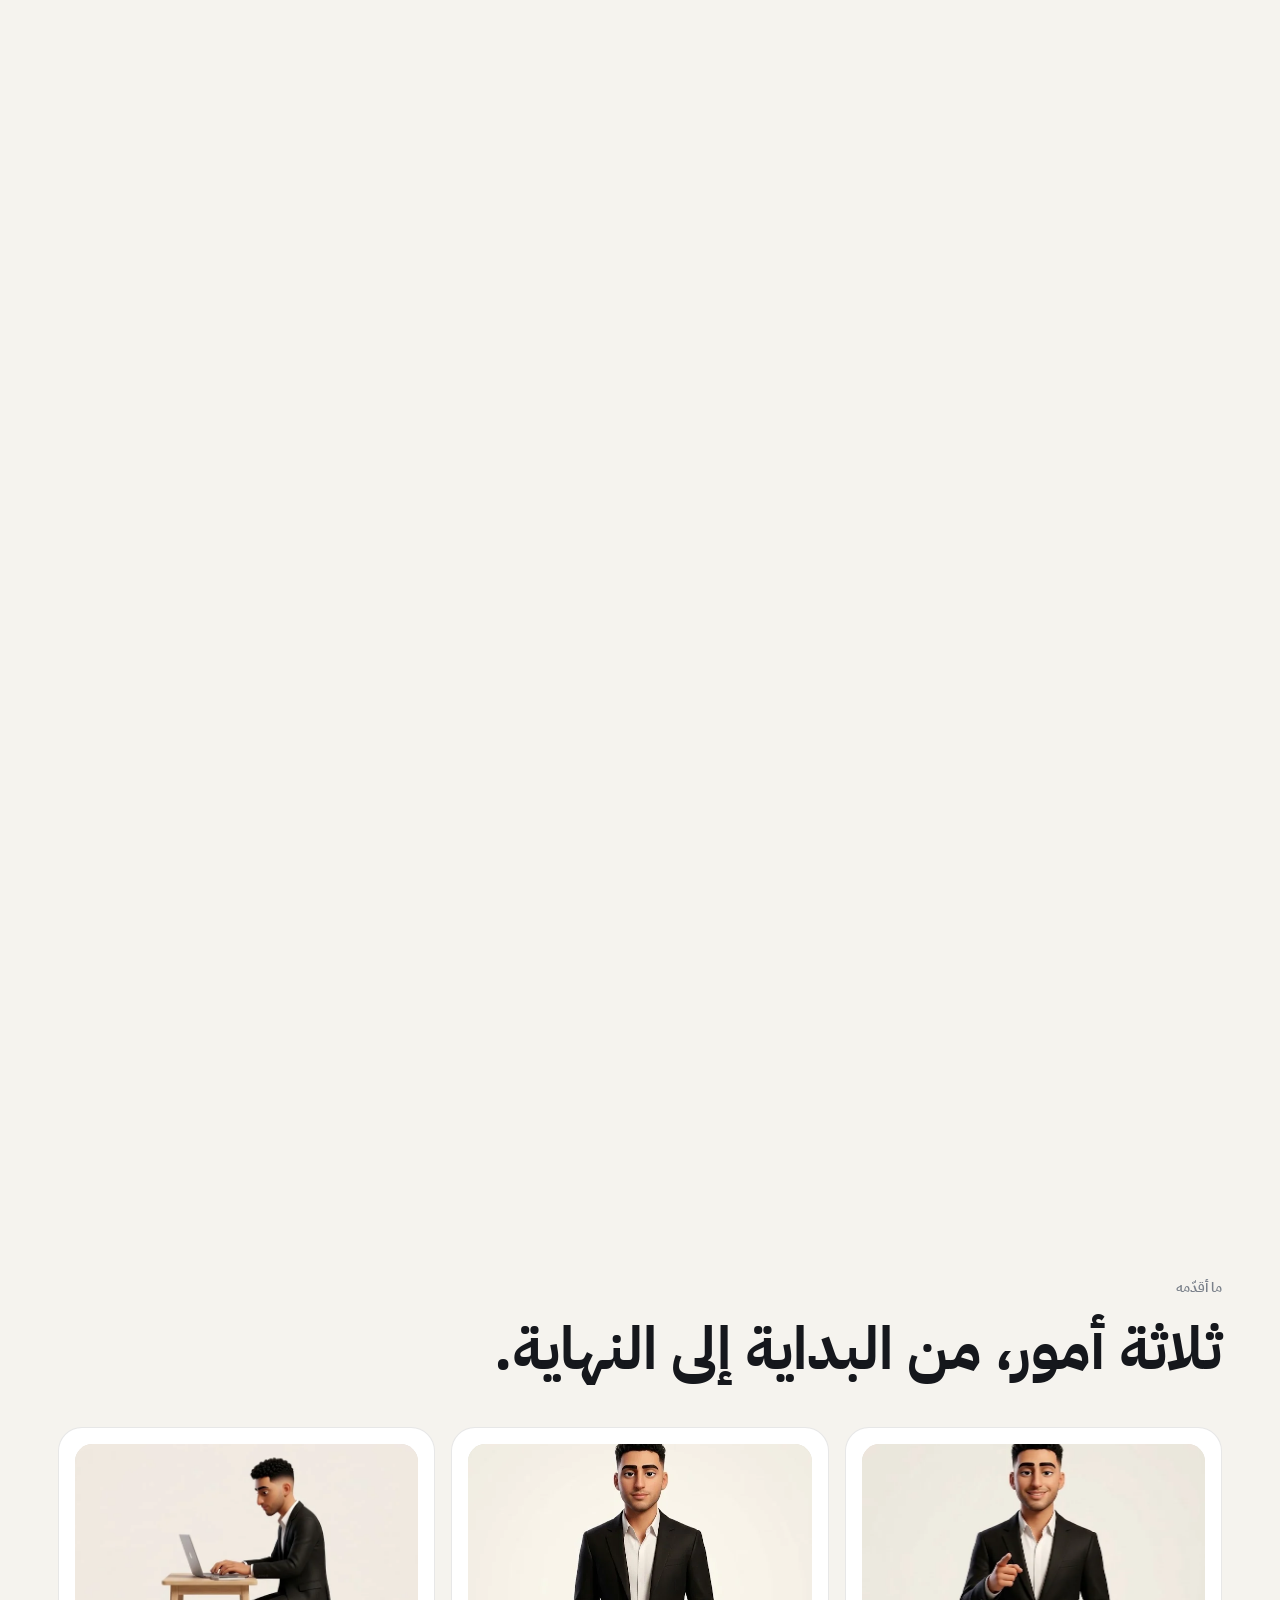
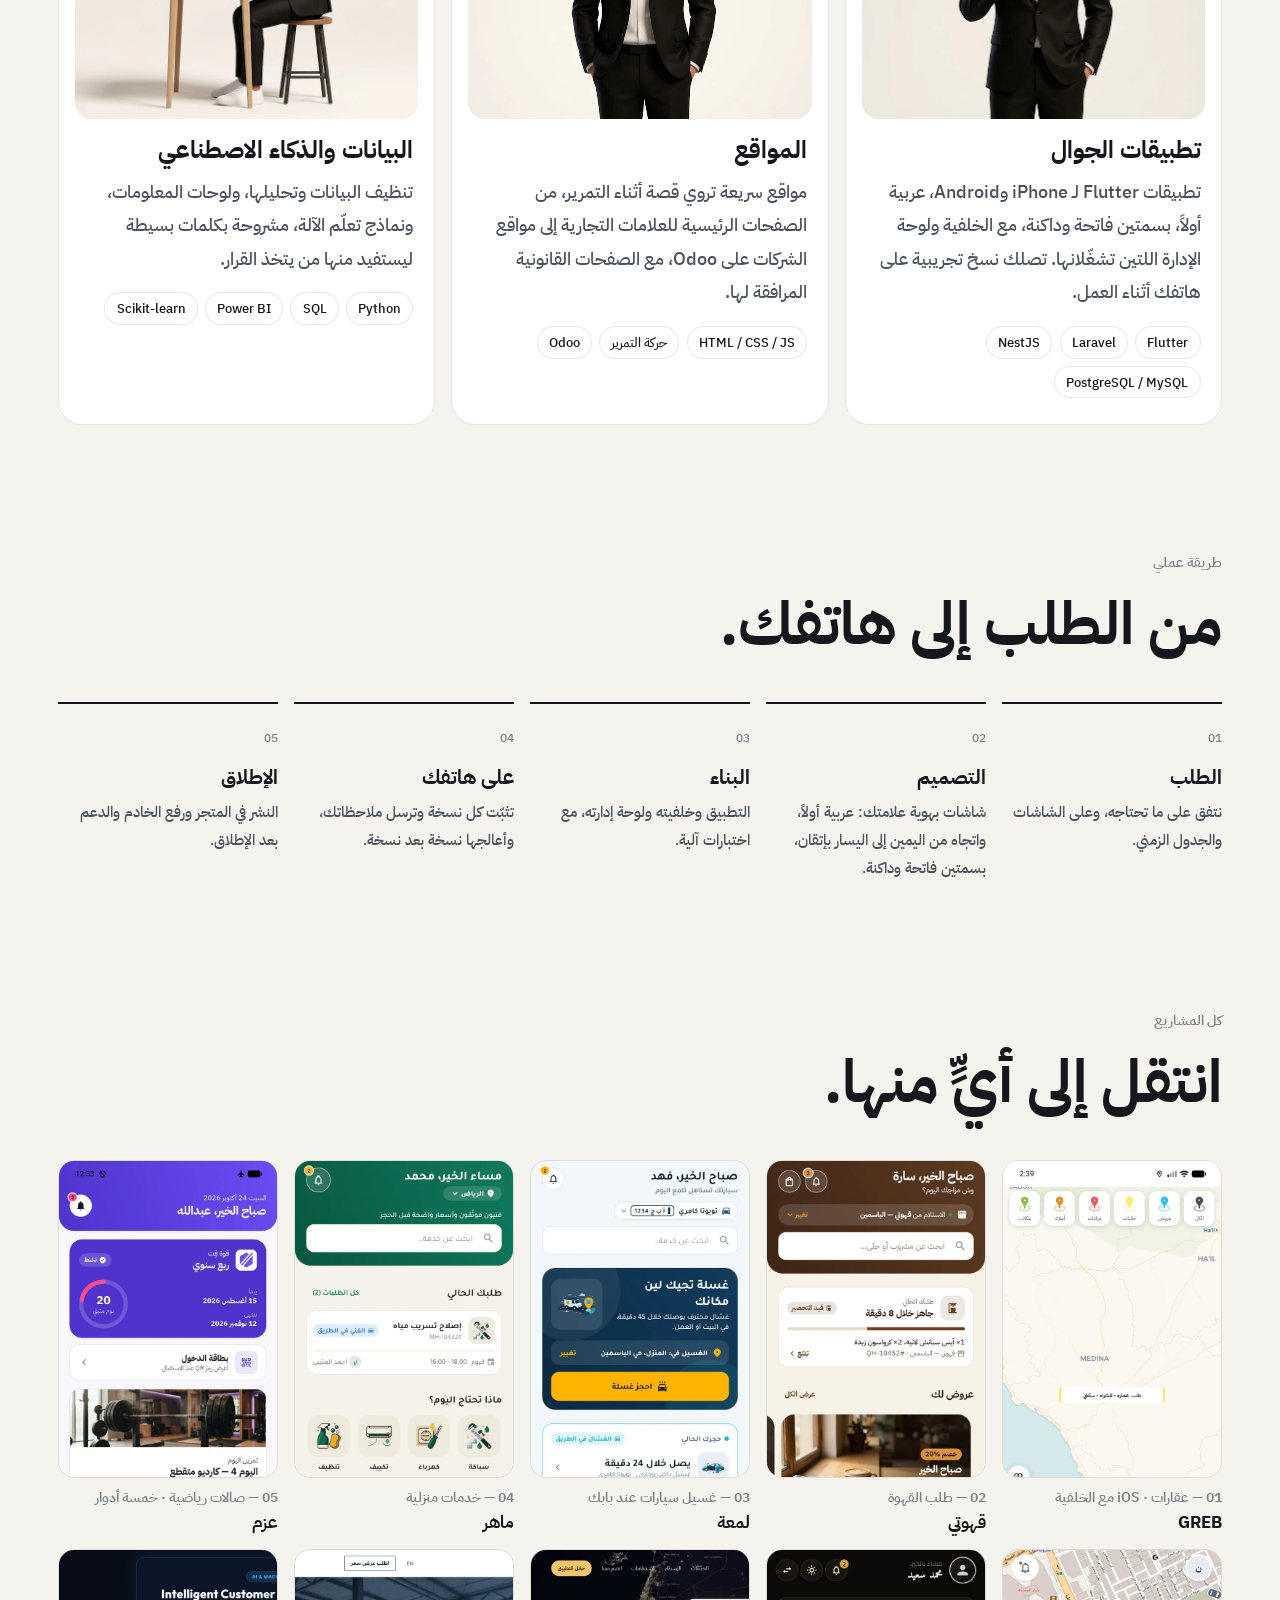
<file: ar/index.html>
<!doctype html>
<html lang="ar" dir="rtl" class="no-js" data-base="../">
<head>
  <meta charset="utf-8">
  <meta name="viewport" content="width=device-width, initial-scale=1">
  <title>حمزة سعيد — مطوّر Flutter وLaravel</title>
  <meta name="description" content="يبني حمزة سعيد تطبيقات جوال عربية أولاً مع الخلفيات الخاصة بها، ومواقع سينمائية، وتحليلات بيانات. أعمال مختارة: GREB وقهوتي ولمعة وماهر وعزم ووصل وglobalbroker.sa.">
  <meta name="theme-color" content="#f5f3ee">
  <link rel="icon" href="../assets/hamza.webp">
  <link rel="canonical" href="./">
  <link rel="alternate" hreflang="ar" href="./">
  <link rel="alternate" hreflang="en" href="../">
  <link rel="alternate" hreflang="x-default" href="../">
  <link rel="preconnect" href="https://fonts.googleapis.com">
  <link rel="preconnect" href="https://fonts.gstatic.com" crossorigin>
  <link href="https://fonts.googleapis.com/css2?family=Bricolage+Grotesque:opsz,wght@12..96,400..800&family=Instrument+Sans:wght@400;500;600&family=JetBrains+Mono:wght@400;500&family=IBM+Plex+Sans+Arabic:wght@400;500;600;700&display=swap" rel="stylesheet">
  <link rel="preload" as="image" href="../assets/actor/a000.webp">
  <link rel="stylesheet" href="../style.css">
  <script>document.documentElement.classList.replace("no-js", "js");</script>
</head>
<body>
  <a class="skip" href="#work">انتقل إلى الأعمال</a>

  <header class="bar">
    <a class="bar__name" href="#top">حمزة سعيد</a>
    <nav class="bar__nav" aria-label="الأقسام">
      <a href="#work">الأعمال</a>
      <a href="#about">نبذة عني</a>
      <a href="#data">البيانات</a>
      <a href="../learn/">تعلّم</a>
      <a class="bar__lang" href="../" hreflang="en" lang="en" dir="ltr">English</a>
      <a class="bar__cta" href="#hire">وظّفني</a>
    </nav>
  </header>

  <main id="top">
    <!-- ============ the reel: one frame that becomes everything ============ -->
    <section class="reel" id="work" aria-label="أعمال مختارة">
      <div class="stage" aria-hidden="true">
        <div class="tint"></div>
        <div class="props">
          <span class="prop prop--pins" data-w="1" style="--x:-1.12;--y:-.4;--s:1;--r:0deg;--d:1.1"><i style="--c:#2f9be0"></i><i style="--c:#f2c230"></i><i style="--c:#e5383b"></i><i style="--c:#f08a24"></i><i style="--c:#3fae49"></i></span>
<img class="prop prop--icon" data-w="1" style="--x:1.1;--y:-.35;--s:.42;--r:6deg;--d:.8" src="../assets/icons/greb.webp" alt="" loading="lazy">
          <img class="prop" data-w="2" style="--x:-1.15;--y:-.55;--s:.7;--r:-8deg;--d:1.2" src="../assets/props/qahwati-0.webp" alt="" loading="lazy">
          <img class="prop prop--card" data-w="2" style="--x:1.12;--y:-.25;--s:.66;--r:7deg;--d:.8" src="../assets/props/qahwati-1.webp" alt="" loading="lazy">
          <img class="prop prop--card" data-w="2" style="--x:-1.05;--y:.58;--s:.64;--r:-3deg;--d:1" src="../assets/props/qahwati-2.webp" alt="" loading="lazy">
          <img class="prop" data-w="3" style="--x:-1.15;--y:-.55;--s:.7;--r:-8deg;--d:1.2" src="../assets/props/lamaa-0.webp" alt="" loading="lazy">
          <img class="prop" data-w="3" style="--x:1.12;--y:-.25;--s:.66;--r:7deg;--d:.8" src="../assets/props/lamaa-1.webp" alt="" loading="lazy">
          <img class="prop" data-w="3" style="--x:-1.05;--y:.58;--s:.64;--r:-3deg;--d:1" src="../assets/props/lamaa-2.webp" alt="" loading="lazy">
          <img class="prop" data-w="4" style="--x:-1.15;--y:-.55;--s:.7;--r:-8deg;--d:1.2" src="../assets/props/maher-0.webp" alt="" loading="lazy">
          <img class="prop" data-w="4" style="--x:1.12;--y:-.25;--s:.66;--r:7deg;--d:.8" src="../assets/props/maher-1.webp" alt="" loading="lazy">
          <img class="prop" data-w="4" style="--x:-1.05;--y:.58;--s:.64;--r:-3deg;--d:1" src="../assets/props/maher-2.webp" alt="" loading="lazy">
          <img class="prop prop--multiply" data-w="5" style="--x:-1.15;--y:-.55;--s:.7;--r:-8deg;--d:1.2" src="../assets/props/azm-0.webp" alt="" loading="lazy">
          <img class="prop prop--multiply" data-w="5" style="--x:1.12;--y:-.25;--s:.66;--r:7deg;--d:.8" src="../assets/props/azm-1.webp" alt="" loading="lazy">
          <img class="prop prop--multiply" data-w="5" style="--x:-1.05;--y:.58;--s:.64;--r:-3deg;--d:1" src="../assets/props/azm-2.webp" alt="" loading="lazy">
          <img class="prop" data-w="6" style="--x:-1.15;--y:-.55;--s:.7;--r:-8deg;--d:1.2" src="../assets/props/wasl-0.webp" alt="" loading="lazy">
          <img class="prop" data-w="6" style="--x:1.12;--y:-.25;--s:.66;--r:7deg;--d:.8" src="../assets/props/wasl-1.webp" alt="" loading="lazy">
          <img class="prop" data-w="6" style="--x:-1.05;--y:.58;--s:.64;--r:-3deg;--d:1" src="../assets/props/wasl-2.webp" alt="" loading="lazy">
          <img class="prop prop--card" data-w="7" style="--x:-1.15;--y:-.55;--s:.7;--r:-8deg;--d:1.2" src="../assets/props/kivi-0.webp" alt="" loading="lazy">
          <img class="prop prop--card" data-w="7" style="--x:1.12;--y:-.25;--s:.66;--r:7deg;--d:.8" src="../assets/props/kivi-1.webp" alt="" loading="lazy">
          <img class="prop prop--card" data-w="7" style="--x:-1.05;--y:.58;--s:.64;--r:-3deg;--d:1" src="../assets/props/kivi-2.webp" alt="" loading="lazy">
        </div>
        <div class="fan">
          <img class="card" data-w="1" data-c="0" src="../assets/screens/greb-3.webp" alt="" loading="lazy">
          <img class="card" data-w="1" data-c="1" src="../assets/screens/greb-4.webp" alt="" loading="lazy">
          <img class="card" data-w="1" data-c="2" src="../assets/screens/greb-5.webp" alt="" loading="lazy">
          <img class="card" data-w="1" data-c="3" src="../assets/screens/greb-6.webp" alt="" loading="lazy">
          <img class="card" data-w="2" data-c="0" src="../assets/screens/qahwati-3.webp" alt="" loading="lazy">
          <img class="card" data-w="2" data-c="1" src="../assets/screens/qahwati-4.webp" alt="" loading="lazy">
          <img class="card" data-w="2" data-c="2" src="../assets/screens/qahwati-5.webp" alt="" loading="lazy">
          <img class="card" data-w="2" data-c="3" src="../assets/screens/qahwati-6.webp" alt="" loading="lazy">
          <img class="card" data-w="3" data-c="0" src="../assets/screens/lamaa-3.webp" alt="" loading="lazy">
          <img class="card" data-w="3" data-c="1" src="../assets/screens/lamaa-4.webp" alt="" loading="lazy">
          <img class="card" data-w="3" data-c="2" src="../assets/screens/lamaa-5.webp" alt="" loading="lazy">
          <img class="card" data-w="3" data-c="3" src="../assets/screens/lamaa-6.webp" alt="" loading="lazy">
          <img class="card" data-w="4" data-c="0" src="../assets/screens/maher-3.webp" alt="" loading="lazy">
          <img class="card" data-w="4" data-c="1" src="../assets/screens/maher-4.webp" alt="" loading="lazy">
          <img class="card" data-w="4" data-c="2" src="../assets/screens/maher-5.webp" alt="" loading="lazy">
          <img class="card" data-w="4" data-c="3" src="../assets/screens/maher-6.webp" alt="" loading="lazy">
          <img class="card" data-w="5" data-c="0" src="../assets/screens/azm-3.webp" alt="" loading="lazy">
          <img class="card" data-w="5" data-c="1" src="../assets/screens/azm-4.webp" alt="" loading="lazy">
          <img class="card" data-w="5" data-c="2" src="../assets/screens/azm-5.webp" alt="" loading="lazy">
          <img class="card" data-w="5" data-c="3" src="../assets/screens/azm-6.webp" alt="" loading="lazy">
          <img class="card" data-w="6" data-c="0" src="../assets/screens/wasl-3.webp" alt="" loading="lazy">
          <img class="card" data-w="6" data-c="1" src="../assets/screens/wasl-4.webp" alt="" loading="lazy">
          <img class="card" data-w="6" data-c="2" src="../assets/screens/wasl-5.webp" alt="" loading="lazy">
          <img class="card" data-w="6" data-c="3" src="../assets/screens/wasl-6.webp" alt="" loading="lazy">
          <img class="card" data-w="7" data-c="0" src="../assets/screens/kivi-3.webp" alt="" loading="lazy">
          <img class="card" data-w="7" data-c="1" src="../assets/screens/kivi-4.webp" alt="" loading="lazy">
          <img class="card" data-w="7" data-c="2" src="../assets/screens/kivi-5.webp" alt="" loading="lazy">
          <img class="card" data-w="7" data-c="3" src="../assets/screens/kivi-6.webp" alt="" loading="lazy">
        </div>
        <canvas class="actor" width="480" height="854"></canvas>
        <div class="device">
          <div class="device__bar"><i></i><i></i><i></i><span class="device__url"></span></div>
          <div class="device__screen">
            <img class="scr is-on" data-w="0" data-s="0" src="../assets/screens/greb-0.webp" alt="">
            <img class="scr" data-w="1" data-s="0" src="../assets/screens/greb-0.webp" alt="" loading="lazy">
            <img class="scr" data-w="1" data-s="1" src="../assets/screens/greb-1.webp" alt="" loading="lazy">
            <img class="scr" data-w="1" data-s="2" src="../assets/screens/greb-2.webp" alt="" loading="lazy">
            <img class="scr" data-w="2" data-s="0" src="../assets/screens/qahwati-0.webp" alt="" loading="lazy">
            <img class="scr" data-w="2" data-s="1" src="../assets/screens/qahwati-1.webp" alt="" loading="lazy">
            <img class="scr" data-w="2" data-s="2" src="../assets/screens/qahwati-2.webp" alt="" loading="lazy">
            <img class="scr" data-w="3" data-s="0" src="../assets/screens/lamaa-0.webp" alt="" loading="lazy">
            <img class="scr" data-w="3" data-s="1" src="../assets/screens/lamaa-1.webp" alt="" loading="lazy">
            <img class="scr" data-w="3" data-s="2" src="../assets/screens/lamaa-2.webp" alt="" loading="lazy">
            <img class="scr" data-w="4" data-s="0" src="../assets/screens/maher-0.webp" alt="" loading="lazy">
            <img class="scr" data-w="4" data-s="1" src="../assets/screens/maher-1.webp" alt="" loading="lazy">
            <img class="scr" data-w="4" data-s="2" src="../assets/screens/maher-2.webp" alt="" loading="lazy">
            <img class="scr" data-w="5" data-s="0" src="../assets/screens/azm-0.webp" alt="" loading="lazy">
            <img class="scr" data-w="5" data-s="1" src="../assets/screens/azm-1.webp" alt="" loading="lazy">
            <img class="scr" data-w="5" data-s="2" src="../assets/screens/azm-2.webp" alt="" loading="lazy">
            <img class="scr" data-w="6" data-s="0" src="../assets/screens/wasl-0.webp" alt="" loading="lazy">
            <img class="scr" data-w="6" data-s="1" src="../assets/screens/wasl-1.webp" alt="" loading="lazy">
            <img class="scr" data-w="6" data-s="2" src="../assets/screens/wasl-2.webp" alt="" loading="lazy">
            <img class="scr" data-w="7" data-s="0" src="../assets/screens/kivi-0.webp" alt="" loading="lazy">
            <img class="scr" data-w="7" data-s="1" src="../assets/screens/kivi-1.webp" alt="" loading="lazy">
            <img class="scr" data-w="7" data-s="2" src="../assets/screens/kivi-2.webp" alt="" loading="lazy">
            <img class="scr" data-w="8" data-s="0" src="../assets/web/greb-web-0.webp" alt="" loading="lazy">
            <img class="scr" data-w="8" data-s="1" src="../assets/web/greb-web-1.webp" alt="" loading="lazy">
            <img class="scr" data-w="9" data-s="0" src="../assets/web/sulimani-0.webp" alt="" loading="lazy">
            <img class="scr" data-w="9" data-s="1" src="../assets/web/sulimani-1.webp" alt="" loading="lazy">
            <img class="scr" data-w="10" data-s="0" src="../assets/web/icip-0.webp" alt="" loading="lazy">
            <img class="scr" data-w="10" data-s="1" src="../assets/web/icip-1.webp" alt="" loading="lazy">
          </div>
        </div>
        <p class="counter"></p>
      </div>

      <div class="chapters">
        <article class="ch ch--intro" data-w="0" data-kind="portrait">
          <div class="ch__text">
            <p class="kicker"><span class="dot"></span>متاح للأدوار والمشاريع عن بُعد · القاهرة، مصر</p>
            <h1 class="name"><span>حمزة</span><span>سعيد</span></h1>
            <p class="lede">أبني منتجات متكاملة باستخدام Flutter وLaravel: تطبيقات جوال عربية أولاً مع واجهاتها البرمجية ولوحات الإدارة، والمواقع التي تروّج لها، وتحليلات بيانات تنتهي بقرار واضح.</p>
            <p class="lede lede--small">من الشاشة الأولى حتى النسخة على هاتفك. مرّر للأسفل وسأصحبك في جولة.</p>
            <img class="hero__still" src="../assets/avatar-stand.webp" alt="حمزة بصورة شخصية ثلاثية الأبعاد" width="687" height="1024">
            <p class="hero__cta">
              <a class="btn" href="#hire">وظّفني</a>
              <a class="btn btn--ghost" href="#t-greb">شاهد الأعمال</a>
            </p>
          </div>
        </article>

        <article class="ch" data-w="1" data-kind="phone" data-tint="#e8f0fa" data-accent="#1f6fb2" aria-labelledby="t-greb">
          <div class="ch__text">
            <p class="scene">01 — عقارات · iOS مع الخلفية</p>
            <h2 id="t-greb">GREB <span lang="ar" dir="rtl">وسيط عقاري عالمي</span></h2>
            <p class="pitch">منصة عقارية سعودية مبنية حول خريطة واحدة. يلتقي عليها المشترون والملّاك والمكاتب المرخّصة: كل إعلان دبوس ملوّن، ولكل حيّ مكتبه المعتمد.</p>
            <ul class="built"><li>خمسة أنواع من الإعلانات على الخريطة: العروض والطلبات والمزادات والعقارات المُدارة والمكاتب المعتمدة</li><li>مسارات نشر للإعلانات المرخّصة وغير المرخّصة، توجَّه إلى المكتب المعتمد في الحيّ</li><li>صفحات المكاتب مع التحقق عبر نفاذ والسجل التجاري ورخصة فال والحساب البنكي</li><li>محادثات وبلاغات وحملات تسويقية ولوحة إدارة مع الإشراف وقائمة حظر</li><li>سمتان فاتحة وداكنة، وتخطيط لجهاز iPad، بالعربية والإنجليزية؛ سُلّم إلى TestFlight مع العميل</li></ul>
            <ul class="tags"><li>Flutter</li><li>Riverpod</li><li>Laravel</li><li>MySQL</li><li>الخرائط</li></ul>
          </div>
        </article>
        <article class="ch" data-w="2" data-kind="phone" data-tint="#f4ebe1" data-accent="#7a4b2a" aria-labelledby="t-qahwati">
          <div class="ch__text">
            <p class="scene">02 — طلب القهوة</p>
            <h2 id="t-qahwati">قهوتي <span class="alt" lang="en" dir="ltr">Qahwati</span></h2>
            <p class="pitch">مقهى في جيبك: اطلب مسبقًا، وتابع تحضير مشروبك، واجمع المكافآت مع كل كوب.</p>
            <ul class="built"><li>القائمة حسب الفئة، وصفحات المنتجات بالأحجام والخيارات، والبحث والمفضلة</li><li>السلة والدفع مع الاستلام من الفرع أو الجلوس في المقهى والعناوين المحفوظة</li><li>مراحل الطلب المباشرة وسجل الطلبات والتقييمات</li><li>نقاط الولاء والمكافآت وبطاقات الهدايا والدعوات والعروض</li><li>الفروع وساعات العمل، وسمتان فاتحة وداكنة، بالعربية والإنجليزية</li></ul>
            <ul class="tags"><li>Flutter</li><li>Riverpod</li><li>go_router</li><li>فاتح / داكن</li></ul>
          </div>
        </article>
        <article class="ch" data-w="3" data-kind="phone" data-tint="#e6f1fa" data-accent="#0e5d8c" aria-labelledby="t-lamaa">
          <div class="ch__text">
            <p class="scene">03 — غسيل سيارات عند بابك</p>
            <h2 id="t-lamaa">لمعة <span class="alt" lang="en" dir="ltr">Lamaa</span></h2>
            <p class="pitch">احجز غسيل سيارتك في المنزل أو في العمل. اختر الخدمة والسيارة، وحدّد الموعد، وتابع الغاسل وهو في الطريق.</p>
            <ul class="built"><li>كتالوج الخدمات والإضافات وكراج للسيارات المحفوظة</li><li>حجز المواعيد وإعادة الجدولة وتفاصيل الحجز والمحادثة مع الغاسل</li><li>تتبّع مباشر لـ«الغاسل في الطريق» والتقييمات</li><li>خطط اشتراك ومكافآت ودعوات وصفحة للأثر البيئي</li><li>سمتان فاتحة وداكنة، بالعربية والإنجليزية</li></ul>
            <ul class="tags"><li>Flutter</li><li>Riverpod</li><li>مسار الحجز</li><li>التتبّع</li></ul>
          </div>
        </article>
        <article class="ch" data-w="4" data-kind="phone" data-tint="#e4f1ea" data-accent="#0f7a5c" aria-labelledby="t-maher">
          <div class="ch__text">
            <p class="scene">04 — خدمات منزلية</p>
            <h2 id="t-maher">ماهر <span class="alt" lang="en" dir="ltr">Maher</span></h2>
            <p class="pitch">سباكة وكهرباء وتكييف ودهان وغيرها: اعثر على فنّي موثوق، واعرف السعر مسبقًا، وتابع الزيارة.</p>
            <ul class="built"><li>اثنتا عشرة فئة خدمة مع البحث وصفحات الخدمات</li><li>ملفات الفنيين مع التقييمات والمراجعات</li><li>حجز خطوة بخطوة وتتبّع مباشر ومحادثة داخل التطبيق</li><li>المدفوعات والعروض والدعم والأسئلة الشائعة</li><li>سمتان فاتحة وداكنة، بالعربية والإنجليزية</li></ul>
            <ul class="tags"><li>Flutter</li><li>Riverpod</li><li>go_router</li></ul>
          </div>
        </article>
        <article class="ch" data-w="5" data-kind="phone" data-tint="#eeebfd" data-accent="#6c4cf5" aria-labelledby="t-azm">
          <div class="ch__text">
            <p class="scene">05 — صالات رياضية · خمسة أدوار</p>
            <h2 id="t-azm">عزم <span class="alt" lang="en" dir="ltr">Azm</span></h2>
            <p class="pitch">تطبيق واحد لسلسلة صالات رياضية كاملة: الأعضاء يتدرّبون ويحجزون، والمدرّبون يخطّطون، والمديرون يديرون الفروع، والتجّار يبيعون، والمشرفون يتابعون كل شيء.</p>
            <ul class="built"><li>تطبيق الأعضاء: الحصص والحجوزات وخطط التدريب ومخططات التقدّم والتغذية</li><li>مساحات المدرّب ومدير الصالة والتاجر والمشرف، لكل منها صلاحياتها</li><li>متجر بمنتجات وطلبات</li><li>يعمل بالكامل دون اتصال في الوضع التجريبي، أو مع خادم حقيقي</li><li>خلفية NestJS وPostgreSQL مع اختبارات وحدات واختبارات شاملة</li></ul>
            <ul class="tags"><li>Flutter</li><li>NestJS</li><li>PostgreSQL</li><li>fl_chart</li></ul>
          </div>
        </article>
        <article class="ch" data-w="6" data-kind="phone" data-tint="#e9eef0" data-accent="#16202a" aria-labelledby="t-wasl">
          <div class="ch__text">
            <p class="scene">06 — خدمة طلب السيارات</p>
            <h2 id="t-wasl">وصل <span class="alt" lang="en" dir="ltr">Wasl</span></h2>
            <p class="pitch">خدمة طلب سيارات مع تطبيق للراكب وتطبيق للكابتن وخادم لحظي يُبقي الاثنين متزامنين.</p>
            <ul class="built"><li>بحث مع اقتراحات وعرض سعر وخيار للدفع قبل الحجز</li><li>كل حالات الرحلة: قيد البحث، مُسندة، وصل الكابتن، جارية، مكتملة أو ملغاة</li><li>تقييمات وإيصالات وسجل الرحلات وتذاكر الدعم</li><li>تطبيق الكابتن ولوحة إدارة ويب بـ React</li><li>خادم لحظي: NestJS وPrisma وSocket.IO</li></ul>
            <ul class="tags"><li>Flutter</li><li>NestJS</li><li>Prisma</li><li>Socket.IO</li><li>React</li></ul>
          </div>
        </article>
        <article class="ch" data-w="7" data-kind="phone" data-tint="#f3ecdf" data-accent="#9a7428" aria-labelledby="t-kivi">
          <div class="ch__text">
            <p class="scene">07 — صالون حلاقة · أربعة أدوار</p>
            <h2 id="t-kivi">صالون <span class="alt" lang="en" dir="ltr">Salon</span></h2>
            <p class="pitch">تطبيق صالون حلاقة راقٍ بتجربة مخصّصة لكل دور: العملاء يحجزون ويكسبون النقاط، والموظفون يديرون الكرسي، والكاشير ينهي الدفع، والمالك يتابع الأرقام.</p>
            <ul class="built"><li>العميل: الخدمات، والحجز مع حلاق في موعد محدد، وتذكرة دور مباشرة مع حالتها</li><li>بطاقة ولاء بمستويات وسجل نقاط ومكافآت وكوبونات وإحالات</li><li>لوحة المالك: الإيرادات والأعضاء والاحتفاظ بالعملاء وترتيب الموظفين والمخزون والإعدادات</li><li>جدول الموظفين ومسار الكاشير: المسح وتطبيق المكافآت والدفع والإيصال</li><li>عربي RTL، ونظام تصميم ذهبي على الأسود</li></ul>
            <ul class="tags"><li>Flutter</li><li>go_router</li><li>fl_chart</li><li>QR</li></ul>
          </div>
        </article>
        <article class="ch" data-w="8" data-kind="browser" data-tint="#e3e8f2" data-accent="#0b2b45" data-url="globalbroker.sa" aria-labelledby="t-greb-web">
          <div class="ch__text">
            <p class="scene">08 — موقع · يعمل حاليًا</p>
            <h2 id="t-greb-web">globalbroker.sa</h2>
            <p class="pitch">الصفحة الرئيسية لـ GREB: قصة تمرير فوق السعودية ليلًا، من المملكة كلها إلى أحياء الرياض، بخدمة واحدة لكل حيّ.</p>
            <ul class="built"><li>صور ليلية حقيقية لأضواء مدن المملكة، ثم مدينة داكنة بطرق مضاءة</li><li>إطارات خريطة مُعدّة مسبقًا، ليبقى الموقع خفيفًا على الهواتف</li><li>أقسام العلامة الثمانية والصفحات القانونية والتواصل</li><li>يعمل بجانب صفحات WordPress الخاصة بالعميل دون أن يكسرها</li></ul>
            <ul class="tags"><li>HTML / CSS / JS</li><li>إطارات الخريطة</li><li>صور NASA</li></ul>
            <p class="ch__link"><a href="https://globalbroker.sa/" rel="noopener">زيارة الموقع</a></p>
          </div>
        </article>
        <article class="ch" data-w="9" data-kind="browser" data-tint="#e7ebf0" data-accent="#0c1e38" data-url="sulimaninational.odoo.com" aria-labelledby="t-sulimani">
          <div class="ch__text">
            <p class="scene">09 — موقع صناعي</p>
            <h2 id="t-sulimani">مصنع سليماني الوطني <span class="alt" lang="en" dir="ltr">Sulimani National Factory</span></h2>
            <p class="pitch">موقع Odoo لمصنع أنابيب UPVC في جدة، أُعيد تصميمه ليبدو صناعيًا وهادئًا، ولا يُظهر التصميم القديم بين الصفحات.</p>
            <ul class="built"><li>ترويسة وتذييل واحدان مُولَّدان من الخادم لكل الصفحات</li><li>لافتة المتجر ورموز المنتجات على كل بطاقة وصندوق مواصفات في صفحات المنتج</li><li>حركة تمرير هادئة: ظهور الصور وخط إنتاج يضيء خطوة بخطوة</li><li>عربي RTL، مُختبر على الهاتف والحاسوب</li></ul>
            <ul class="tags"><li>Odoo QWeb</li><li>حركة CSS</li><li>عربي RTL</li></ul>
          </div>
        </article>
        <article class="ch" data-w="10" data-kind="browser" data-tint="#e6ecf3" data-accent="#0b5cad" data-url="customer-intelligence · مشروع جماعي"  aria-labelledby="t-icip">
          <div class="ch__text">
            <p class="scene">10 — ذكاء اصطناعي وبيانات · فريق من خمسة</p>
            <h2 id="t-icip">منصة ذكاء العملاء والاحتفاظ بهم <span class="alt" lang="en" dir="ltr">Customer Intelligence &amp; Retention Platform</span></h2>
            <p class="pitch">مشروع جماعي يتنبأ بالعملاء الذين على وشك المغادرة، ويشرح الأسباب، ويسلّم فريق الدعم دليل احتفاظ لكل عميل.</p>
            <ul class="built"><li>مقارنة نماذج التنبؤ بالمغادرة (XGBoost وRandom Forest وGradient Boosting) وضبطها بـ Optuna؛ وبلغ ROC-AUC لنموذج XGBoost ‏0.83 في تقرير المشروع</li><li>تفسيرات SHAP: أهم ثلاثة أسباب للمغادرة لكل عميل</li><li>استرجاع دليل الاحتفاظ عبر فهرس متجهات FAISS (‏RAG)</li><li>مراقبة الانحراف (Drift) وإعادة التدريب؛ مع خدمة FastAPI ولوحة Streamlit</li></ul>
            <ul class="tags"><li>Python</li><li>XGBoost</li><li>SHAP</li><li>FAISS</li><li>FastAPI</li><li>Streamlit</li></ul>
          </div>
        </article>
      </div>
    </section>

    <!-- ============ what I do ============ -->
    <section class="what" id="what" aria-labelledby="t-what">
      <div class="sec-head">
        <p class="kicker">ما أقدّمه</p>
        <h2 id="t-what">ثلاثة أمور، من البداية إلى النهاية.</h2>
      </div>
      <div class="what__grid">
        <article>
          <figure class="avatar"><img src="../assets/avatar-point.webp" alt="" width="687" height="1024" loading="lazy"></figure>
          <h3>تطبيقات الجوال</h3>
          <p>تطبيقات Flutter لـ iPhone وAndroid، عربية أولاً، بسمتين فاتحة وداكنة، مع الخلفية ولوحة الإدارة اللتين تشغّلانها. تصلك نسخ تجريبية على هاتفك أثناء العمل.</p>
          <ul class="tags"><li>Flutter</li><li>Laravel</li><li>NestJS</li><li>PostgreSQL / MySQL</li></ul>
        </article>
        <article>
          <figure class="avatar"><img src="../assets/avatar-stand.webp" alt="" width="687" height="1024" loading="lazy"></figure>
          <h3>المواقع</h3>
          <p>مواقع سريعة تروي قصة أثناء التمرير، من الصفحات الرئيسية للعلامات التجارية إلى مواقع الشركات على Odoo، مع الصفحات القانونية المرافقة لها.</p>
          <ul class="tags"><li>HTML / CSS / JS</li><li>حركة التمرير</li><li>Odoo</li></ul>
        </article>
        <article>
          <figure class="avatar"><img src="../assets/avatar-laptop.webp" alt="" width="1024" height="572" loading="lazy"></figure>
          <h3>البيانات والذكاء الاصطناعي</h3>
          <p>تنظيف البيانات وتحليلها، ولوحات المعلومات، ونماذج تعلّم الآلة، مشروحة بكلمات بسيطة ليستفيد منها من يتخذ القرار.</p>
          <ul class="tags"><li>Python</li><li>SQL</li><li>Power BI</li><li>Scikit-learn</li></ul>
        </article>
      </div>
    </section>

    <!-- ============ how I work ============ -->
    <section class="how" aria-labelledby="t-how">
      <div class="sec-head">
        <p class="kicker">طريقة عملي</p>
        <h2 id="t-how">من الطلب إلى هاتفك.</h2>
      </div>
      <ol class="steps">
        <li><span>01</span><h3>الطلب</h3><p>نتفق على ما تحتاجه، وعلى الشاشات والجدول الزمني.</p></li>
        <li><span>02</span><h3>التصميم</h3><p>شاشات بهوية علامتك: عربية أولاً، واتجاه من اليمين إلى اليسار بإتقان، بسمتين فاتحة وداكنة.</p></li>
        <li><span>03</span><h3>البناء</h3><p>التطبيق وخلفيته ولوحة إدارته، مع اختبارات آلية.</p></li>
        <li><span>04</span><h3>على هاتفك</h3><p>تثبّت كل نسخة وترسل ملاحظاتك، وأعالجها نسخة بعد نسخة.</p></li>
        <li><span>05</span><h3>الإطلاق</h3><p>النشر في المتجر ورفع الخادم والدعم بعد الإطلاق.</p></li>
      </ol>
    </section>

    <!-- ============ all projects ============ -->
    <section class="index" aria-labelledby="t-index">
      <div class="sec-head">
        <p class="kicker">كل المشاريع</p>
        <h2 id="t-index">انتقل إلى أيٍّ منها.</h2>
      </div>
      <ul class="index__grid">
        <li class="index__app"><a href="#t-greb"><img src="../assets/screens/greb-0.webp" alt="" loading="lazy"><span class="scene">01 — عقارات · iOS مع الخلفية</span><b>GREB</b></a></li>
        <li class="index__app"><a href="#t-qahwati"><img src="../assets/screens/qahwati-0.webp" alt="" loading="lazy"><span class="scene">02 — طلب القهوة</span><b>قهوتي</b></a></li>
        <li class="index__app"><a href="#t-lamaa"><img src="../assets/screens/lamaa-0.webp" alt="" loading="lazy"><span class="scene">03 — غسيل سيارات عند بابك</span><b>لمعة</b></a></li>
        <li class="index__app"><a href="#t-maher"><img src="../assets/screens/maher-0.webp" alt="" loading="lazy"><span class="scene">04 — خدمات منزلية</span><b>ماهر</b></a></li>
        <li class="index__app"><a href="#t-azm"><img src="../assets/screens/azm-0.webp" alt="" loading="lazy"><span class="scene">05 — صالات رياضية · خمسة أدوار</span><b>عزم</b></a></li>
        <li class="index__app"><a href="#t-wasl"><img src="../assets/screens/wasl-0.webp" alt="" loading="lazy"><span class="scene">06 — خدمة طلب السيارات</span><b>وصل</b></a></li>
        <li class="index__app"><a href="#t-kivi"><img src="../assets/screens/kivi-0.webp" alt="" loading="lazy"><span class="scene">07 — صالون حلاقة · أربعة أدوار</span><b>صالون</b></a></li>
        <li class="index__web"><a href="#t-greb-web"><img src="../assets/web/greb-web-0.webp" alt="" loading="lazy"><span class="scene">08 — موقع · يعمل حاليًا</span><b>globalbroker.sa</b></a></li>
        <li class="index__web"><a href="#t-sulimani"><img src="../assets/web/sulimani-0.webp" alt="" loading="lazy"><span class="scene">09 — موقع صناعي</span><b>مصنع سليماني الوطني</b></a></li>
        <li class="index__web"><a href="#t-icip"><img src="../assets/web/icip-0.webp" alt="" loading="lazy"><span class="scene">10 — ذكاء اصطناعي وبيانات · فريق من خمسة</span><b>منصة ذكاء العملاء والاحتفاظ بهم</b></a></li>
      </ul>
    </section>

    <!-- ============ data ============ -->
    <section class="data" id="data" aria-labelledby="t-data">
      <div class="data__head">
        <p class="kicker">البيانات · من سيرتي الذاتية</p>
        <h2 id="t-data">الأرقام، بوضوح.</h2>
        <p>أنا طالب علوم حاسب، ومتدرّب ذكاء اصطناعي في مبادرة رواد مصر الرقمية. أنظّف البيانات غير المرتبة، وأبني لوحات المعلومات والنماذج، وأشرح معناها لمن لا يقرأ الكود.</p>
      </div>
      <div class="data__grid">
        <article><p class="scene">تحليل</p><h3>Airbnb · مدن أوروبا</h3><p>اتجاهات الأسعار في أوروبا، مع تنظيف مكثّف للبيانات وهندسة للخصائص، ثم عرض مرئي لرضا الضيوف وأثر الموقع.</p><ul class="tags"><li>Python</li><li>Pandas</li><li>Matplotlib</li></ul></article>
        <article><p class="scene">سرد البيانات</p><h3>المبيعات وسلوك العملاء</h3><p>أنماط الشراء المستخرجة من بيانات المبيعات، مقدَّمة كقصة بيانات لأصحاب المصلحة من غير التقنيين.</p><ul class="tags"><li>Pandas</li><li>Power BI</li><li>Excel</li></ul></article>
        <article><p class="scene">تعلّم الآلة</p><h3>نماذج التعلّم الموجَّه</h3><p>نماذج انحدار وتصنيف، دُرّبت وقُيّمت بمقاييس accuracy وprecision وrecall.</p><ul class="tags"><li>Scikit-learn</li><li>تقييم النماذج</li></ul></article>
        <article class="data__grade"><strong>99.83%</strong><p>الدرجة النهائية في Supervised Machine Learning: Regression and Classification · Coursera (DeepLearning.AI) · يناير 2026</p></article>
      </div>
    </section>

    <!-- ============ about ============ -->
    <section class="about" id="about" aria-labelledby="t-about">
      <div class="about__grid">
        <figure class="about__photo"><img src="../assets/hamza-full.webp" alt="حمزة سعيد" width="610" height="1220" loading="lazy"></figure>
        <div class="about__body">
          <p class="kicker">نبذة</p>
          <h2 id="t-about">أنا حمزة. أصنع ما يستخدمه الناس فعلًا.</h2>
          <p>أنا طالب علوم حاسب في مصر، وأتخرّج في 2027. أعمل مع عملاء، أغلبهم في السعودية، وآخذ المنتج من الطلب حتى النسخة النهائية: الشاشات والخلفية ولوحة الإدارة والموقع الذي يروّج له، والتعديلات بعد أن يجرّبه العميل على هاتفه.</p>
          <p>التطبيقات عربية أولاً، باتجاه من اليمين إلى اليسار بإتقان، بسمتين فاتحة وداكنة. والمواقع سريعة وهادئة حتى اللحظة التي ينبغي أن تتحرك فيها. وعمل البيانات ينتهي بجملة يمكن لأحدهم أن يتصرف بناءً عليها.</p>
          <ul class="facts">
            <li><span>الآن</span>متدرّب ذكاء اصطناعي، مبادرة رواد مصر الرقمية (DEPI) · أكتوبر 2024 – الآن</li>
            <li><span>الشهادة</span><bdi>Supervised Machine Learning: Regression and Classification</bdi> · Coursera (DeepLearning.AI) · 99.83% · يناير 2026</li>
            <li><span>الهاكاثون</span><bdi>Orange Data Analysis Hackathon</bdi> · فريق <bdi>Storyteller</bdi> · يناير 2026</li>
            <li><span>الدراسة</span>بكالوريوس علوم الحاسب · التخرج المتوقع 2027</li>
            <li><span>التقنيات</span>Flutter وDart وLaravel وNestJS وPostgreSQL وMySQL وPython وSQL وPower BI</li>
            <li><span>اللغات</span>العربية (لغة أم) · الإنجليزية (احترافية)</li>
          </ul>
        </div>
      </div>
    </section>

    <!-- ============ learn: the free course ============ -->
    <section class="learn" id="learn" aria-labelledby="t-learn">
      <div class="learn__grid">
        <div class="learn__body">
          <p class="kicker">دورة مجانية بالعربية</p>
          <h2 id="t-learn">البرج: Flutter وLaravel، طابقًا بعد طابق.</h2>
          <p>بنيتُ الدورة التي تمنّيت وجودها قبل المقابلات. تبدأ بألغاز منطقية، وتصعد عبر Dart وFlutter وPHP وLaravel، ثم هياكل البيانات والخوارزميات والذكاء الاصطناعي، حتى مقابلة تجريبية كاملة. كل مستوى يشرح الفكرة، ويجعلك تكتب الكود بيدك، ويضع أمامك تحديًا، ويُبقي الطابق التالي مقفلًا خلف اختبار.</p>
          <ul class="learn__facts">
            <li><b>112</b>مستوى</li>
            <li><b>305</b>تمرين كتابة</li>
            <li><b>994</b>سؤال اختبار</li>
            <li><b>874</b>سؤال مقابلة</li>
          </ul>
          <p class="hero__cta">
            <a class="btn" href="../learn/">افتح البرج</a>
            <a class="btn btn--ghost" href="../learn/bank.html">بنك أسئلة المقابلات</a>
          </p>
        </div>
        <ol class="learn__tower" aria-hidden="true">
          <li style="--c:#12a66a"><span>9</span>أساسيات المقابلات</li>
          <li style="--c:#db2777"><span>8</span>الذكاء الاصطناعي</li>
          <li style="--c:#a16207"><span>7</span>الخوارزميات</li>
          <li style="--c:#4d7c0f"><span>6</span>هياكل البيانات</li>
          <li style="--c:#e5484d"><span>5</span>Laravel</li>
          <li style="--c:#7a5af8"><span>4</span>PHP</li>
          <li style="--c:#2b5bff"><span>3</span>Flutter</li>
          <li style="--c:#0a9bb0"><span>2</span>Dart</li>
          <li style="--c:#e07a1f"><span>1</span>الإحماء: المنطق وحل المشكلات</li>
        </ol>
      </div>
    </section>

    <!-- ============ hire ============ -->
    <section class="hire" id="hire" aria-labelledby="t-hire">
      <figure class="avatar avatar--point"><img src="../assets/avatar-wave.webp" alt="حمزة بصورة ثلاثية الأبعاد وهو يلوّح بيده" width="687" height="1024" loading="lazy"></figure>
      <p class="kicker"><span class="dot"></span>أستقبل مشاريع جديدة</p>
      <h2 id="t-hire">وظّفني.</h2>
      <p class="hire__lede">تطبيق، أو موقع، أو كومة بيانات تحتاج إلى قصة. أخبرني بما في ذهنك وسأردّ عليك بخطة وجدول زمني وسعر.</p>
      <p class="hire__links">
        <a class="btn" href="https://wa.me/201092573820" rel="noopener">راسلني على واتساب</a>
        <a class="btn btn--ghost" href="https://www.linkedin.com/in/hamza-ibrahim-833a1431b/" rel="noopener">LinkedIn</a>
        <a class="btn btn--ghost" href="tel:+201092573820" dir="ltr">+20 109 257 3820</a>
      </p>
    </section>
  </main>

  <footer class="foot">
    <p>© 2026 حمزة سعيد · القاهرة، مصر</p>
    <p>اللقطات من التطبيقات الحقيقية. والرسوم تعود إلى كل تطبيق.</p>
  </footer>

  <a class="fab" href="#hire">وظّفني</a>

  <script src="../main.js" defer></script>
</body>
</html>
</file>
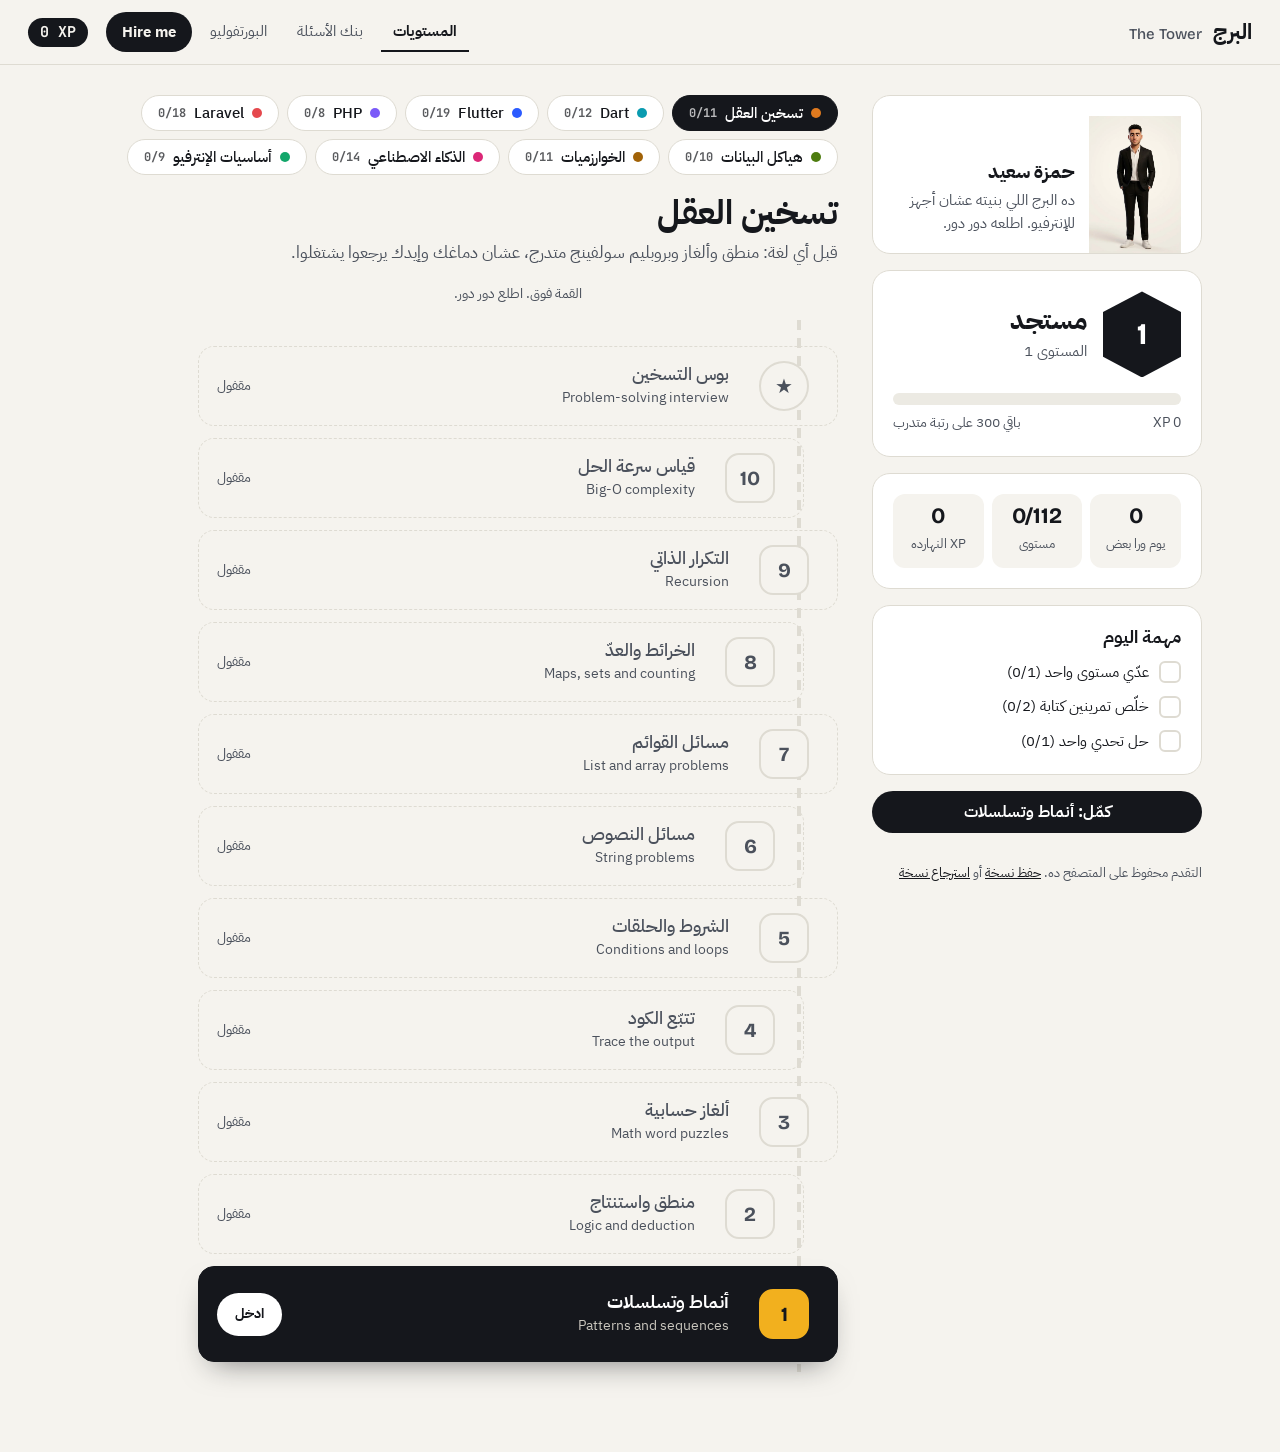
<file: learn/index.html>
<!doctype html>
<html lang="ar" dir="rtl">
<head>
<meta charset="utf-8">
<meta name="viewport" content="width=device-width, initial-scale=1">
<title>البرج | Levels</title>
<link rel="stylesheet" href="levels.css">
</head>
<body>
<header class="bar">
  <a class="brand" href="index.html">البرج <b>The Tower</b></a>
  <nav><a href="index.html" class="on">المستويات</a><a href="bank.html">بنك الأسئلة</a></nav>
  <span class="xpchip">0 XP</span>
</header>
<main class="home" id="home">
  <aside class="me" id="me"></aside>
  <section>
    <div class="stages" id="stages"></div>
    <div class="stagehead" id="stagehead"></div>
    <p class="summit" id="summit"></p>
    <div class="tower" id="tower"></div>
  </section>
</main>
<script src="data/catalog.js"></script>
<script src="levels.js"></script>
</body>
</html>
</file>
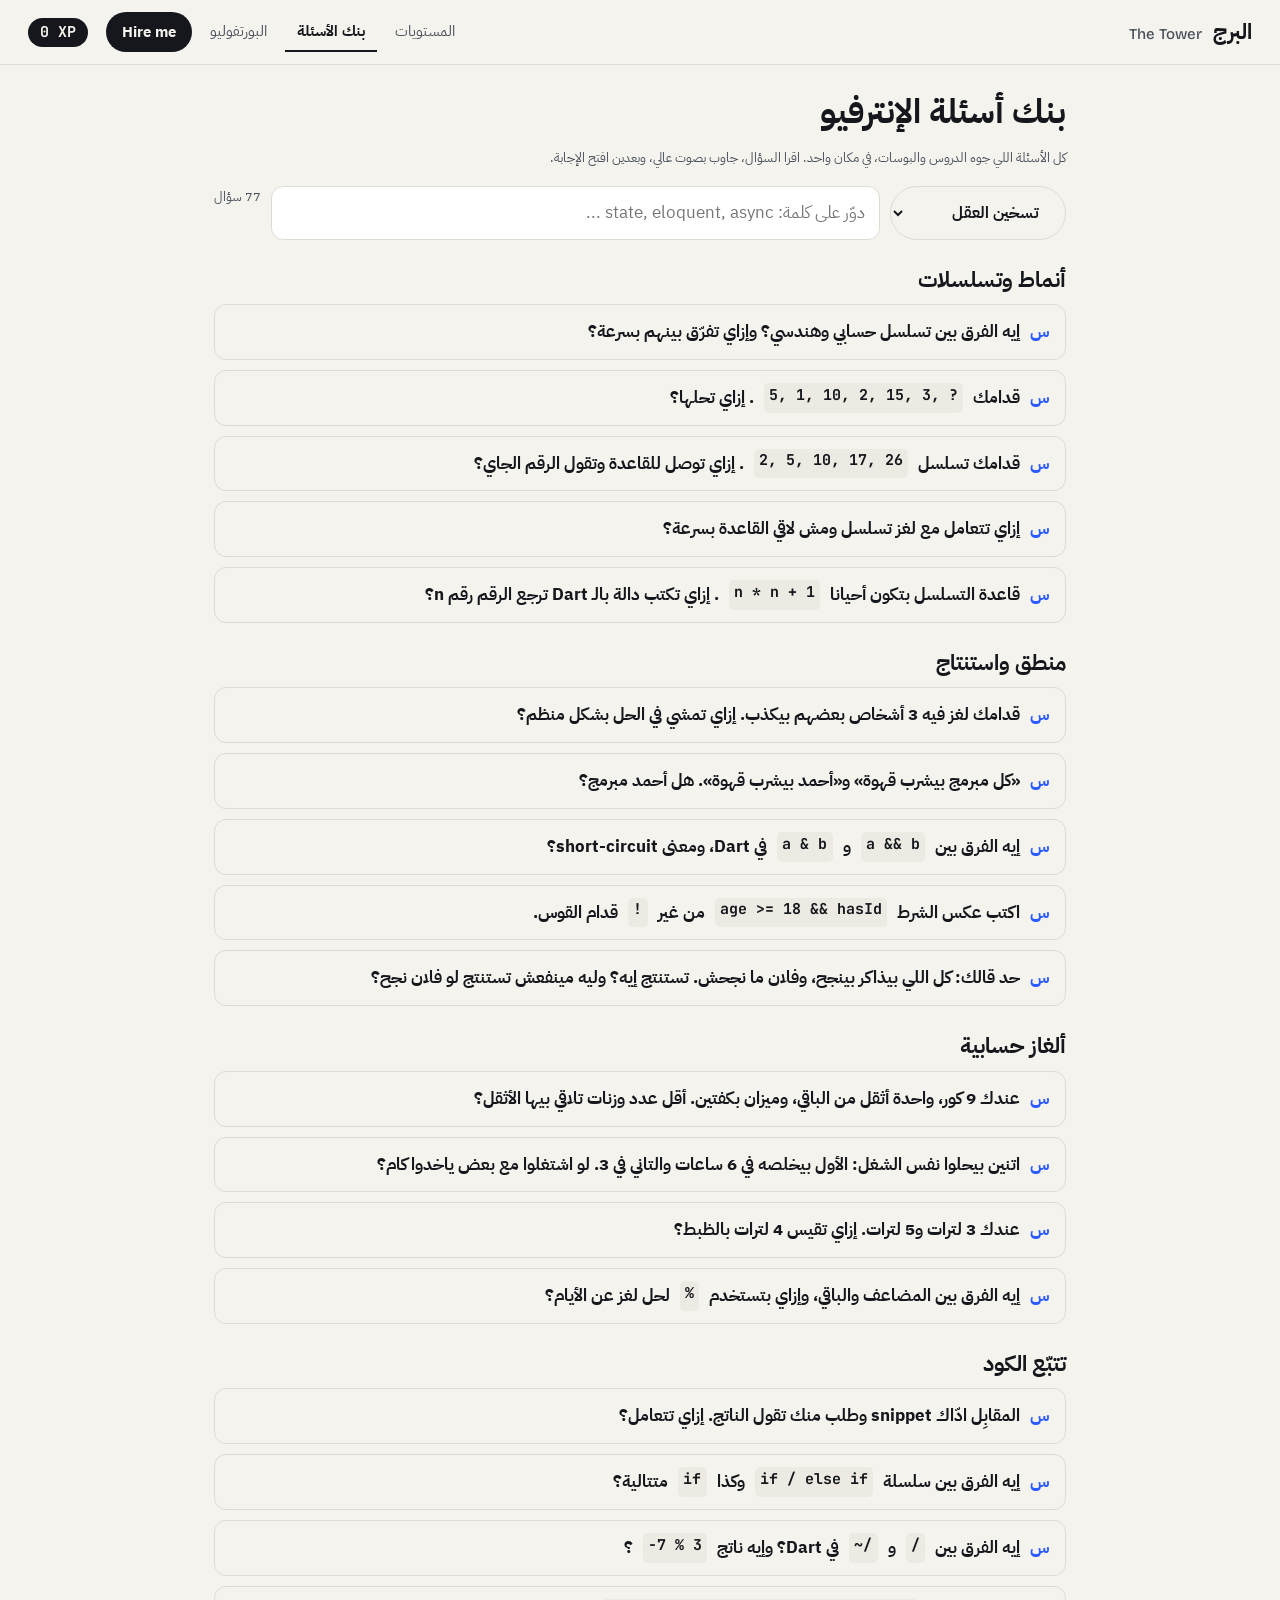
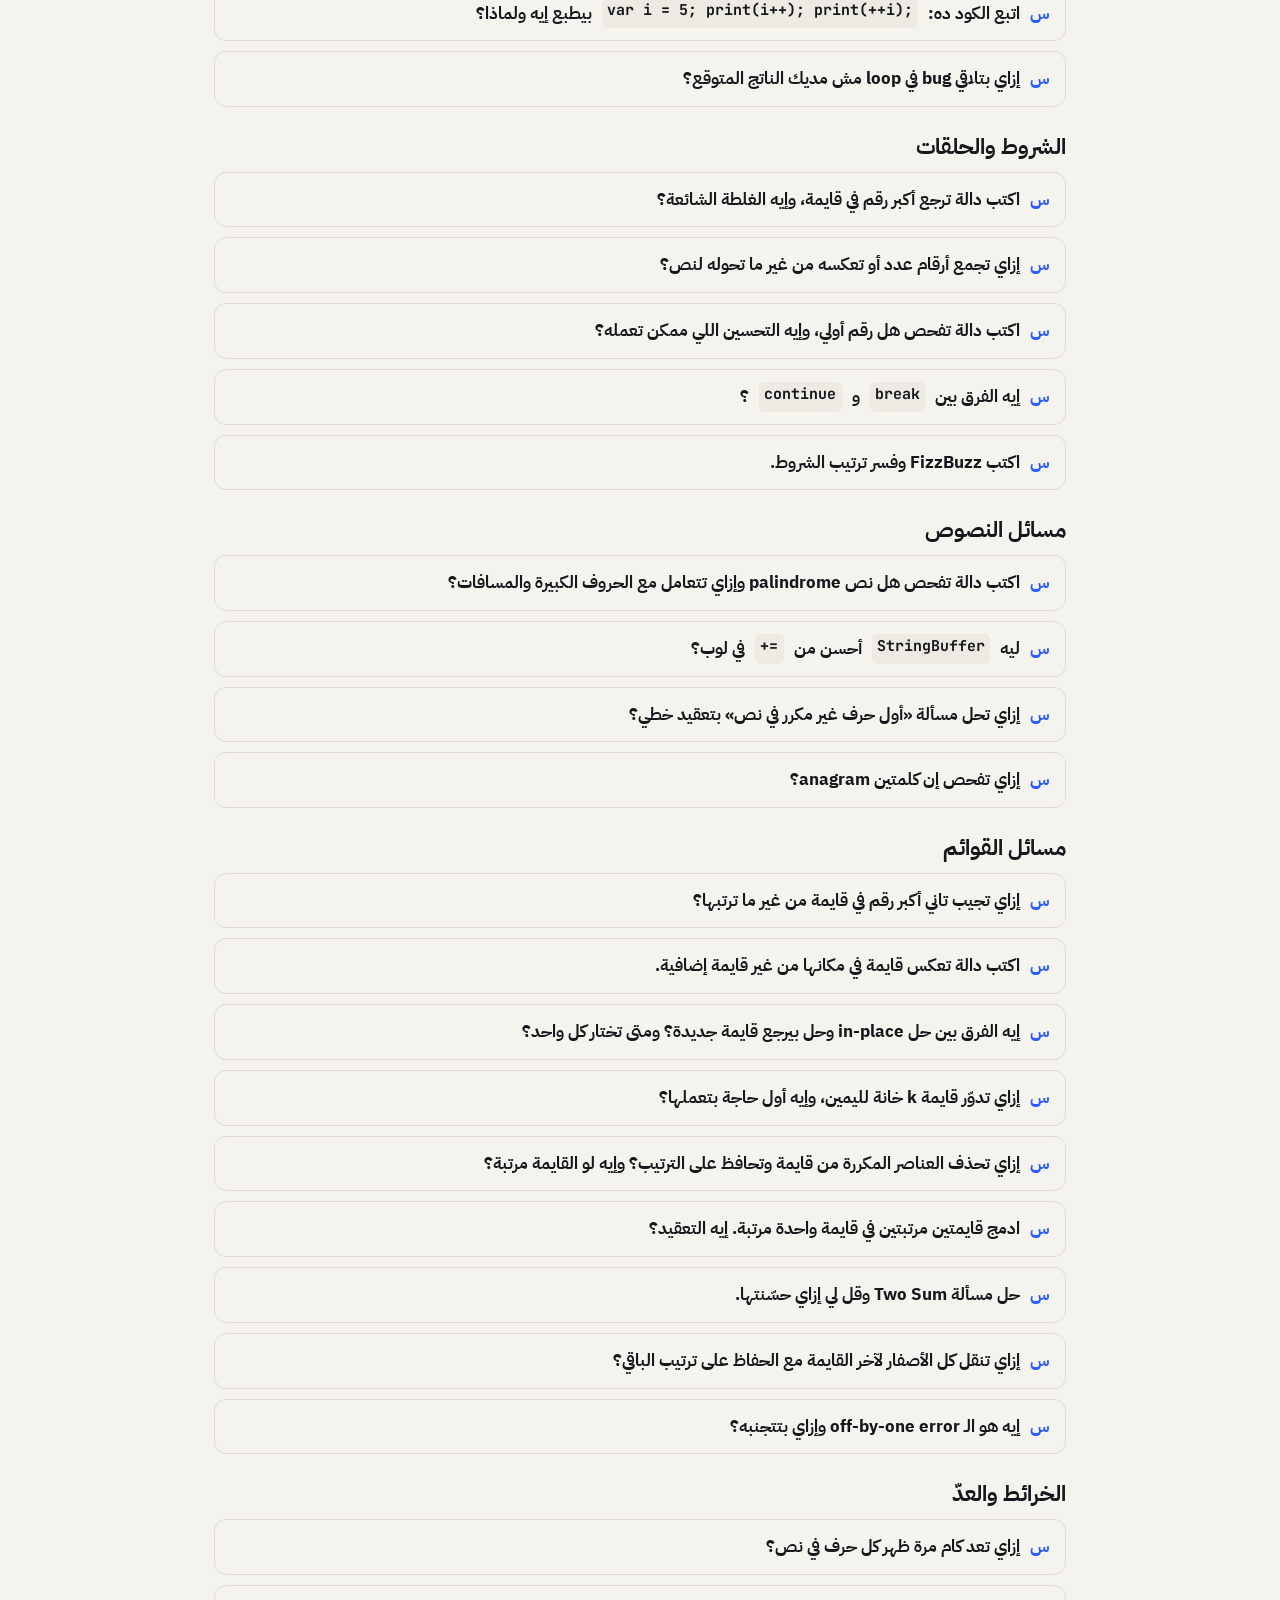
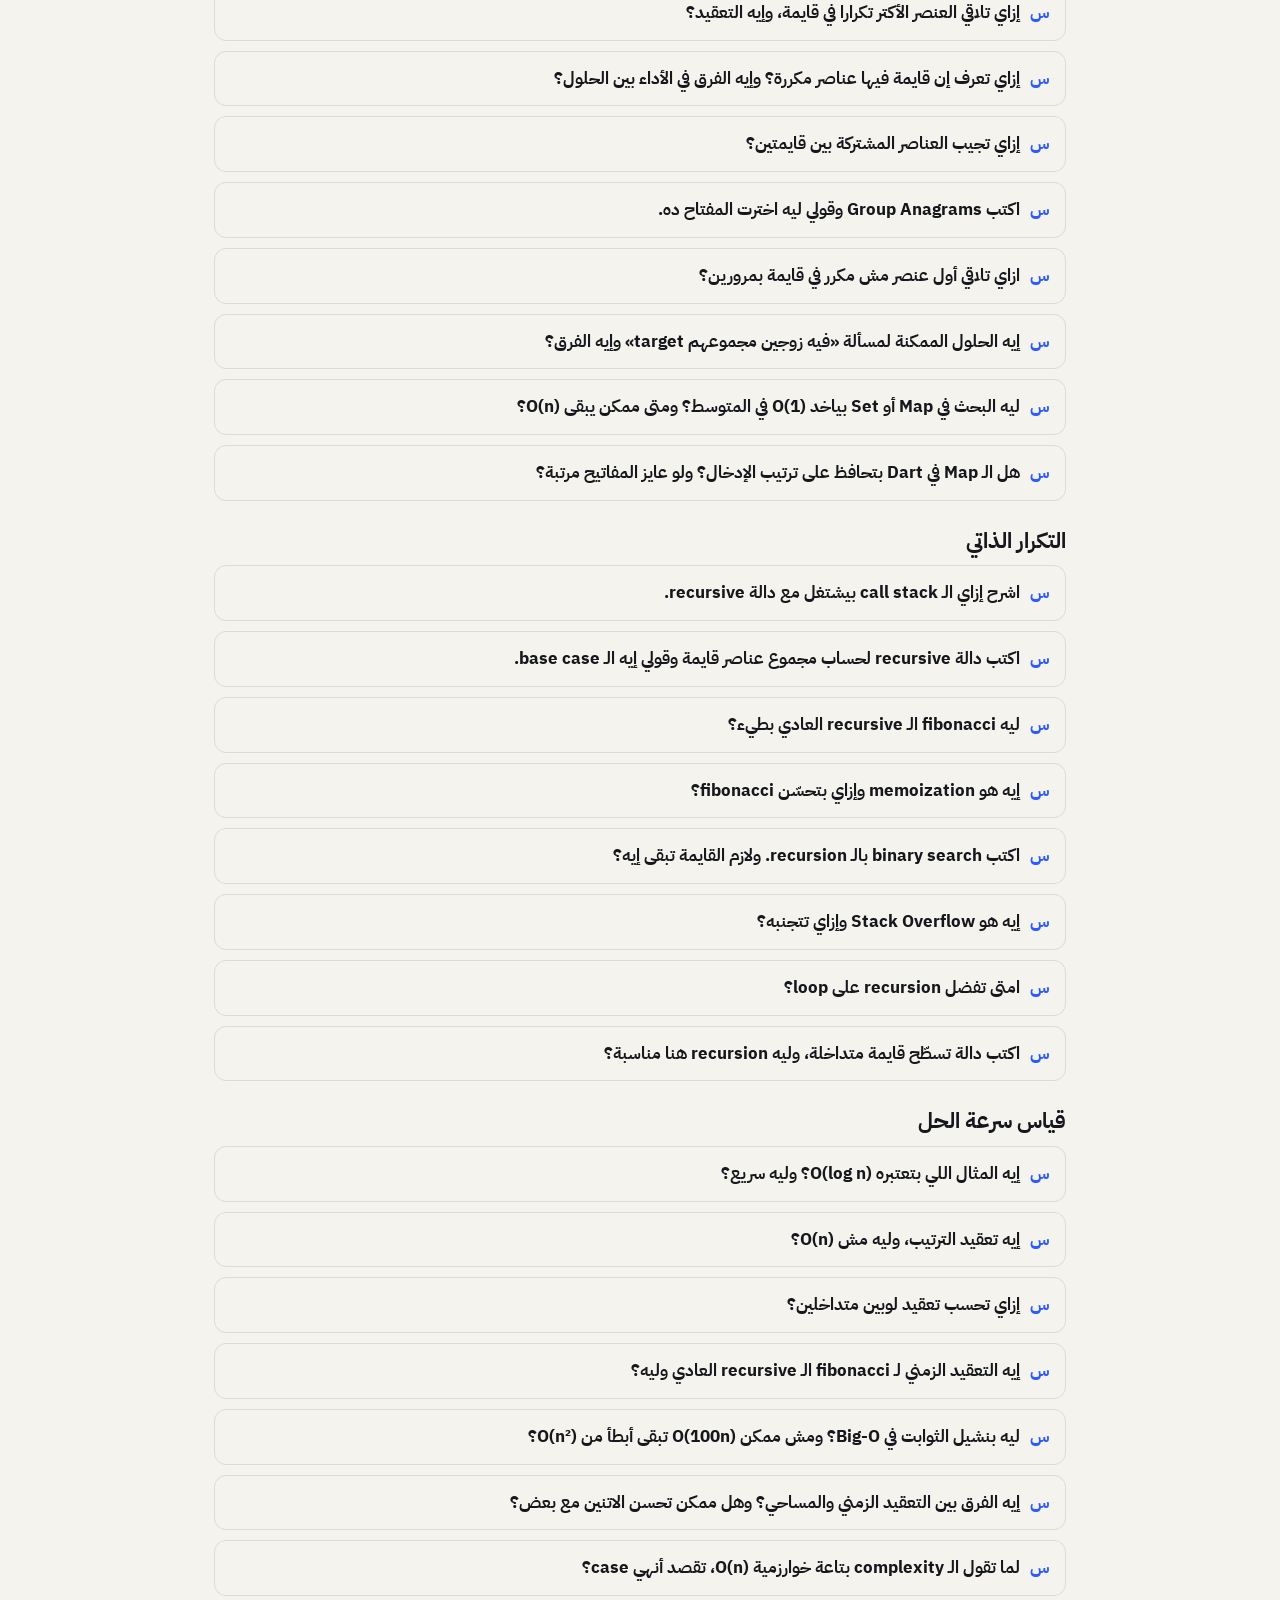
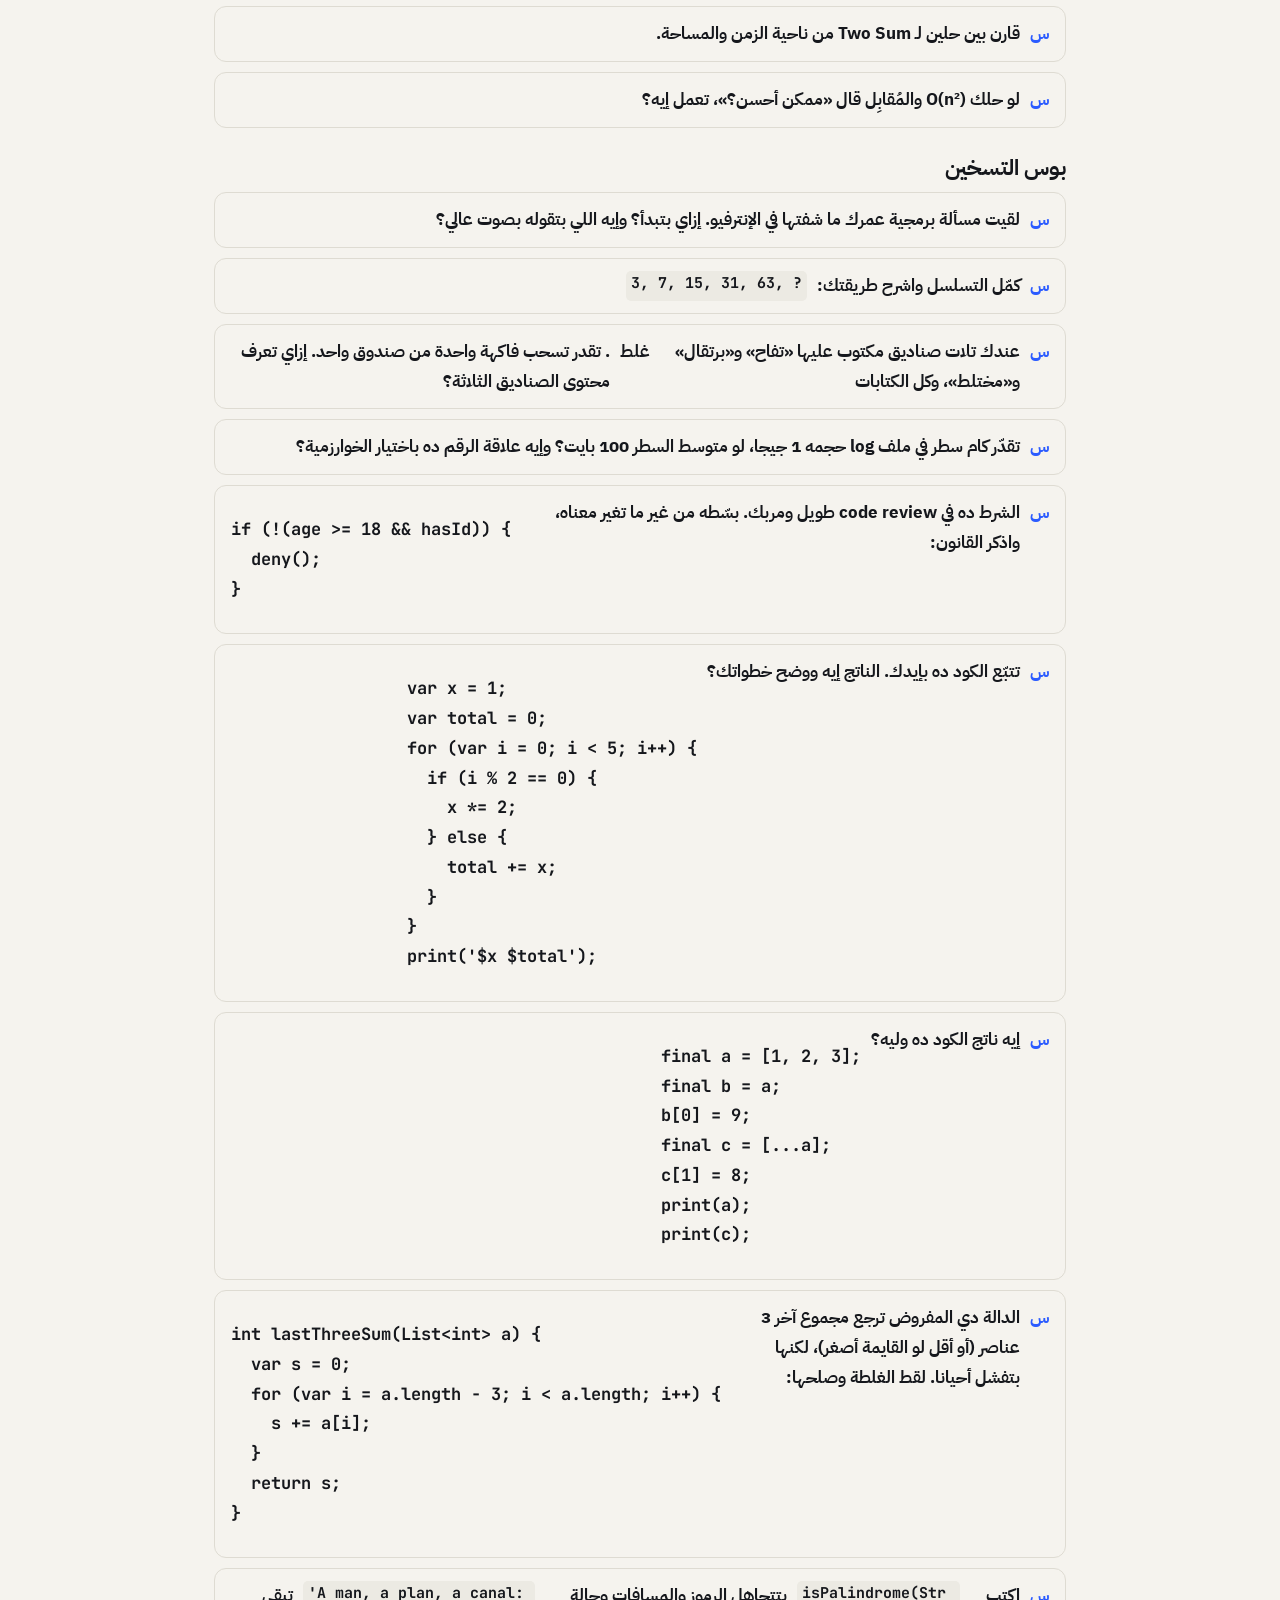
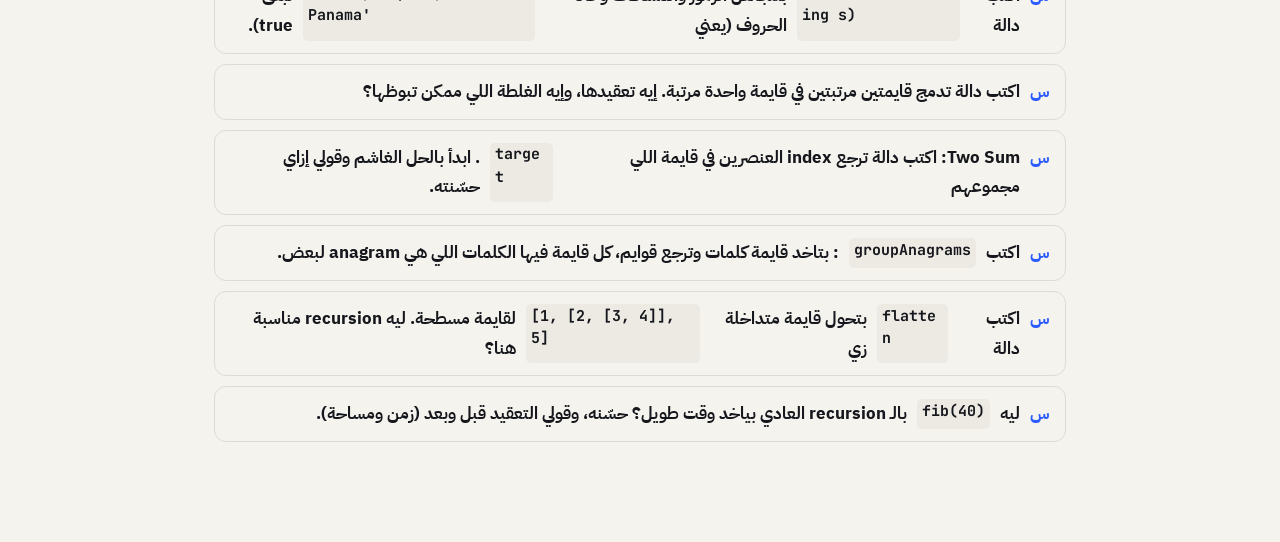
<file: learn/bank.html>
<!doctype html>
<html lang="ar" dir="rtl">
<head>
<meta charset="utf-8">
<meta name="viewport" content="width=device-width, initial-scale=1">
<title>بنك أسئلة الإنترفيو | Levels</title>
<link rel="stylesheet" href="levels.css">
</head>
<body>
<header class="bar">
  <a class="brand" href="index.html">البرج <b>The Tower</b></a>
  <nav><a href="index.html">المستويات</a><a href="bank.html" class="on">بنك الأسئلة</a></nav>
  <span class="xpchip">0 XP</span>
</header>
<main class="bank" id="bank">
  <h1>بنك أسئلة الإنترفيو</h1>
  <p class="tiny">كل الأسئلة اللي جوه الدروس والبوسات، في مكان واحد. اقرا السؤال، جاوب بصوت عالي، وبعدين افتح الإجابة.</p>
  <div class="filters">
    <select id="bankstage" class="btn ghost"></select>
    <input id="banksearch" type="search" placeholder="دوّر على كلمة: state, eloquent, async ...">
    <span class="tiny" id="bankcount"></span>
  </div>
  <div id="banklist"></div>
</main>
<script src="data/catalog.js"></script>
<script src="levels.js"></script>
</body>
</html>
</file>
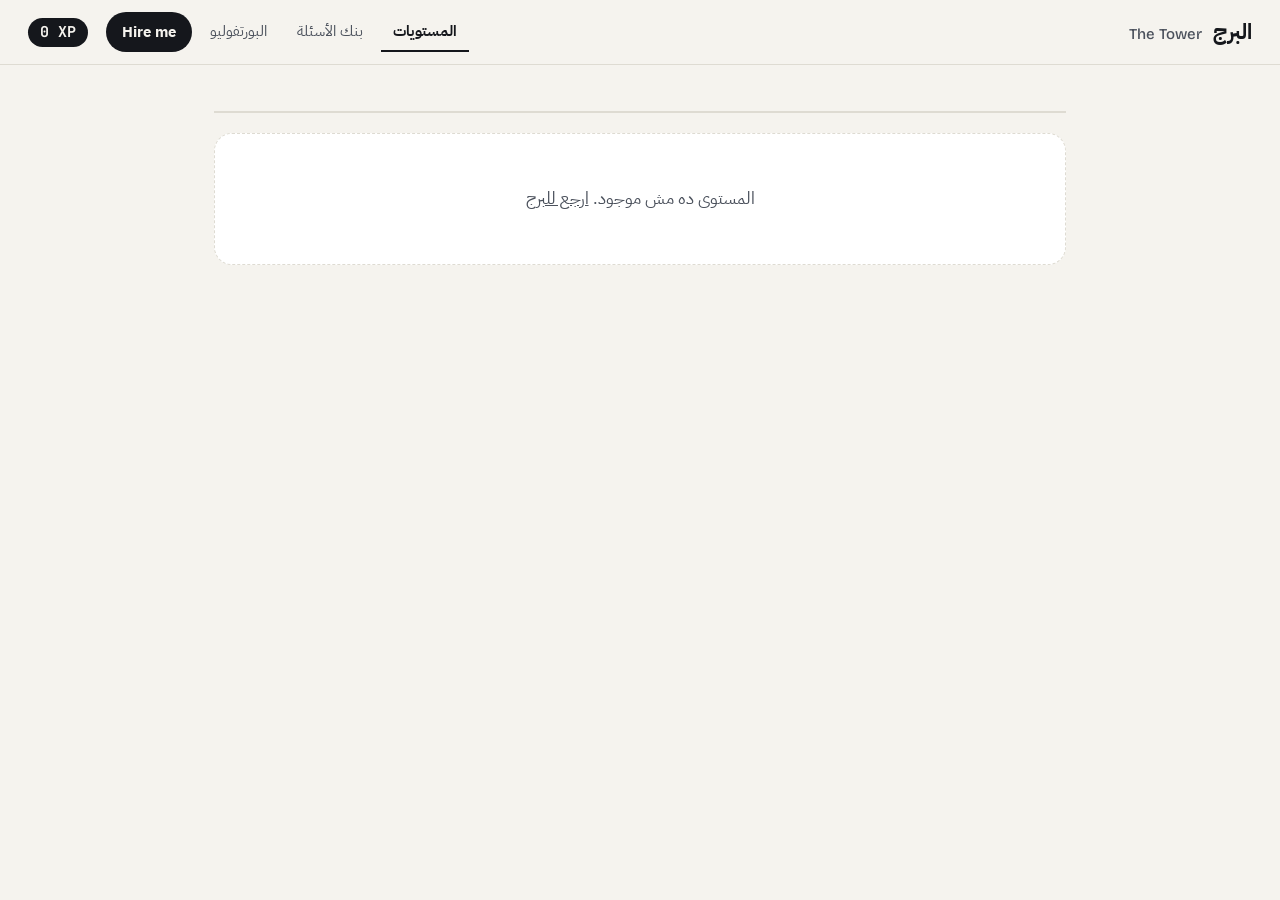
<file: learn/level.html>
<!doctype html>
<html lang="ar" dir="rtl">
<head>
<meta charset="utf-8">
<meta name="viewport" content="width=device-width, initial-scale=1">
<title>Levels</title>
<link rel="stylesheet" href="levels.css">
</head>
<body>
<header class="bar">
  <a class="brand" href="index.html">البرج <b>The Tower</b></a>
  <nav><a href="index.html" class="on">المستويات</a><a href="bank.html">بنك الأسئلة</a></nav>
  <span class="xpchip">0 XP</span>
</header>
<main class="lvl">
  <div class="lvlhead" id="lvlhead"></div>
  <div class="tabs" id="tabs"></div>
  <div id="level"></div>
</main>
<script src="data/catalog.js"></script>
<script src="levels.js"></script>
</body>
</html>
</file>
<file: style.css>
:root {
  --paper: #f5f3ee;
  --ink: #15171c;
  --ink-2: #4b515c;
  --muted: #7a808a;
  --line: rgba(21, 23, 28, .1);
  --accent: #15171c;

  --f-display: "Bricolage Grotesque", "Instrument Sans", system-ui, sans-serif;
  --f-text: "Instrument Sans", system-ui, sans-serif;
  --f-mono: "JetBrains Mono", ui-monospace, monospace;
  --f-ar: "IBM Plex Sans Arabic", system-ui, sans-serif;

  --ease: cubic-bezier(.22, 1, .36, 1);
  --gutter: clamp(1rem, 4.5vw, 4.5rem);
  color-scheme: light;
}

*, *::before, *::after { box-sizing: border-box; }
html { -webkit-text-size-adjust: 100%; background: var(--paper); scroll-behavior: smooth; }
@media (prefers-reduced-motion: reduce) { html { scroll-behavior: auto; } }
body {
  margin: 0; min-height: 100svh; background: var(--paper); color: var(--ink);
  font: 400 clamp(1rem, .96rem + .22vw, 1.14rem)/1.65 var(--f-text);
  overflow-x: clip; -webkit-font-smoothing: antialiased;
}
img { display: block; max-width: 100%; }
a { color: inherit; }
:focus-visible { outline: 2px solid var(--ink); outline-offset: 3px; border-radius: 6px; }
[lang="ar"] { font-family: var(--f-ar); font-weight: 600; }

.skip { position: fixed; top: -4rem; inset-inline-start: 1rem; z-index: 60; background: var(--ink); color: var(--paper); padding: .5rem 1rem; border-radius: .5rem; }
.skip:focus { top: 1rem; }

/* header */
.bar {
  position: fixed; inset: 0 0 auto; z-index: 40;
  display: flex; align-items: center; justify-content: space-between;
  padding: clamp(.8rem, 1.6vw, 1.2rem) var(--gutter);
}
.bar__name { font: 700 1.02rem var(--f-display); text-decoration: none; letter-spacing: -.01em; }
.bar__nav { display: flex; align-items: center; gap: clamp(.8rem, 2.4vw, 2rem); font-size: .95rem; }
.bar__nav a { text-decoration: none; color: var(--ink-2); }
.bar__nav a:hover { color: var(--ink); }
.bar__lang { font-family: var(--f-ar); font-weight: 600; }
.bar__cta { color: var(--paper) !important; background: var(--ink); padding: .45rem 1rem; border-radius: 999px; }

.kicker, .scene { font: 500 .78rem/1.4 var(--f-mono); letter-spacing: .06em; text-transform: uppercase; color: var(--muted); margin: 0 0 1rem; }

/* ============ the reel ============ */
.reel { position: relative; }
.stage { position: sticky; top: 0; height: 100svh; overflow: hidden; z-index: 0; }
.tint { position: absolute; inset: 0; background: var(--paper); }

.device {
  direction: ltr;
  --dw: 260px; --dh: 320px; --dr: 28px; --dx: 50vw; --dy: 66svh; --bar: 0;
  position: absolute; left: 0; top: 0; width: var(--dw); height: var(--dh);
  translate: calc(var(--dx) - var(--dw) / 2) calc(var(--dy) - var(--dh) / 2);
  border-radius: var(--dr); background: #fff; overflow: hidden;
  box-shadow: 0 1px 0 rgba(255, 255, 255, .8) inset, 0 0 0 1px rgba(21, 23, 28, .08),
    0 30px 60px -20px rgba(21, 23, 28, .28), 0 60px 120px -40px rgba(21, 23, 28, .25);
  will-change: translate, width, height;
}
.device::after { /* the phone's bezel shine, fades with the browser */
  content: ""; position: absolute; inset: 0; border-radius: inherit; pointer-events: none;
  box-shadow: inset 0 0 0 calc(var(--bezel, 0) * 9px) #121418;
}
.device__bar {
  position: absolute; inset: 0 0 auto; height: calc(var(--bar) * 34px); overflow: hidden;
  display: flex; align-items: center; gap: 6px; padding-inline: 14px; background: #eef0f3;
  border-bottom: 1px solid rgba(21, 23, 28, calc(var(--bar) * .08)); opacity: var(--bar);
}
.device__bar i { inline-size: 10px; block-size: 10px; border-radius: 50%; background: #d4d7dc; flex: none; }
.device__url {
  margin-inline: auto; font: 500 11px var(--f-mono); color: var(--ink-2);
  background: #fff; border-radius: 6px; padding: 3px 14px; min-inline-size: 40%; text-align: center;
}
.device__screen { position: absolute; inset: calc(var(--bar) * 34px) 0 0; overflow: hidden; }
.scr {
  position: absolute; inset: 0; width: 100%; height: 100%; object-fit: cover; object-position: top center;
  opacity: 0;
}
.scr.is-on { opacity: 1; }
.scr[data-w="0"] { object-position: center; background: #e7e1d7; }
.device:has(.scr[data-w="0"].is-on) { background: #e7e1d7; }

/* the data notebook inside the frame */
.scr--data { background: #fbfbf8; padding: clamp(1rem, 2.4vw, 2rem); display: grid; align-content: start; gap: 1rem; color: var(--ink); }
.nb__head { display: flex; justify-content: space-between; font: 500 .72rem var(--f-mono); color: var(--muted); margin: 0; padding-bottom: .6rem; border-bottom: 1px solid var(--line); }
.nb { list-style: none; margin: 0; padding: 0; display: grid; gap: .55rem; }
.nb li { display: grid; gap: .1rem; padding: .7rem .9rem; border-radius: .7rem; background: #fff; border: 1px solid var(--line); }
.nb b { font: 600 .98rem var(--f-display); }
.nb span { font-size: .84rem; color: var(--ink-2); line-height: 1.45; }
.nb em { font: 500 .7rem var(--f-mono); font-style: normal; color: var(--muted); }
.nb__grade { display: flex; align-items: baseline; gap: .8rem; margin: .2rem 0 0; }
.nb__grade strong { font: 800 clamp(1.8rem, 3vw, 2.8rem)/1 var(--f-display); letter-spacing: -.03em; }
.nb__grade span { font-size: .78rem; color: var(--ink-2); line-height: 1.4; }

/* the character: drawn frame by frame on a canvas in the hero */
.actor {
  position: absolute; left: 50%; bottom: 0; height: min(88svh, 900px); width: auto; aspect-ratio: 480 / 854;
  translate: -18% 0; pointer-events: none; z-index: 1; will-change: opacity, translate;
  filter: drop-shadow(0 30px 30px rgba(21, 23, 28, .12));
}
.device { z-index: 2; }
.hero__still { display: none; }
.static .hero__still { display: block; max-inline-size: 16rem; margin-top: 2rem; }

/* the fan: more screens open behind the phone */
.fan { position: absolute; inset: 0; pointer-events: none; }
.card {
  position: absolute; left: 0; top: 0; object-fit: cover; object-position: top center; opacity: 0;
  transform-origin: 50% 165%; background: #fff;
  box-shadow: 0 0 0 1px rgba(21, 23, 28, .08), 0 24px 50px -20px rgba(21, 23, 28, .35);
}

/* floating props: each app's own art around the frame */
.props { position: absolute; inset: 0; pointer-events: none; }
.prop {
  --size: clamp(110px, 15vw, 230px);
  position: absolute; left: 0; top: 0; width: calc(var(--size) * var(--s)); height: auto;
  opacity: 0;
}
.prop--card { border-radius: 18px; box-shadow: 0 20px 40px -14px rgba(21, 23, 28, .3); filter: none; }
.prop--multiply { mix-blend-mode: multiply; filter: none; }
.prop--icon { border-radius: 26%; background: #fff; padding: 10px; box-shadow: 0 18px 30px -12px rgba(21, 23, 28, .25); filter: none; }
.prop--pins { display: flex; gap: 10px; width: auto; }
.prop--pins i {
  display: block; inline-size: 34px; aspect-ratio: 1; border-radius: 50% 50% 50% 0; rotate: -45deg;
  background: var(--c); position: relative; box-shadow: 0 10px 18px -6px color-mix(in srgb, var(--c) 70%, transparent);
}
.prop--pins i::after { content: ""; position: absolute; inset: 31%; border-radius: 50%; background: #fff; }

.counter { position: absolute; inset-inline-start: var(--gutter); direction: ltr; bottom: clamp(1rem, 3vh, 2rem); margin: 0; font: 500 .78rem var(--f-mono); color: var(--muted); }

/* chapters scroll over the stage */
.chapters { position: relative; z-index: 2; margin-top: -100svh; }
.ch { min-height: 120svh; padding-inline: var(--gutter); }
.ch[data-kind="phone"] { min-height: 150svh; }
.ch--intro { min-height: 140svh; }
.ch__text {
  position: sticky; top: 17svh; max-inline-size: min(36rem, 40vw); padding-block: 1rem;
}
.ch .pitch { font-size: 1.08em; color: var(--ink); }
.built { list-style: none; margin: 0 0 1.3rem; padding: 0; display: grid; gap: .45rem; }
.built li { position: relative; padding-inline-start: 1.3rem; color: var(--ink-2); font-size: .95rem; line-height: 1.5; max-inline-size: 48ch; }
.built li::before { content: ""; position: absolute; inset-inline-start: 0; top: .62em; inline-size: .55rem; block-size: 2px; background: var(--accent); }
.ch h2 {
  font: 700 clamp(2.2rem, 1.4rem + 3.2vw, 4.6rem)/1.02 var(--f-display); letter-spacing: -.035em; margin: 0 0 1.1rem;
  text-wrap: balance;
}
.ch h2 .alt, .ch h2 [lang="ar"] { display: block; font-size: .42em; letter-spacing: 0; color: var(--accent); margin-top: .5rem; }
.ch p { margin: 0 0 1.1rem; color: var(--ink-2); max-inline-size: 46ch; }
.tags { list-style: none; margin: 0; padding: 0; display: flex; flex-wrap: wrap; gap: .45rem; }
.tags li { font: 500 .78rem var(--f-mono); padding: .3rem .7rem; border-radius: 999px; background: rgba(255, 255, 255, .7); border: 1px solid var(--line); }
.ch__link a { font-weight: 600; text-underline-offset: 4px; }

/* intro: the name huge on the left, the portrait big on the right (it becomes the first phone) */
.ch--intro .ch__text { top: 14svh; max-inline-size: min(48rem, 56vw); }
.name {
  font: 800 clamp(3.6rem, 1rem + 10.5vw, 12.5rem)/.84 var(--f-display); letter-spacing: -.055em; margin: 0 0 1.6rem;
  font-variation-settings: "opsz" 96;
}
.name span { display: block; }
.lede { font-size: 1.18em; color: var(--ink) !important; max-inline-size: 36ch !important; }
.lede--small { font-size: 1em; color: var(--ink-2) !important; }
.hero__cta { display: flex; flex-wrap: wrap; gap: .7rem; margin-top: 1.8rem !important; }
.dot { display: inline-block; inline-size: .55rem; block-size: .55rem; border-radius: 50%; background: #2fb35a; margin-inline-end: .5rem; vertical-align: .05em; animation: ping 2.4s infinite; }
@keyframes ping { 0% { box-shadow: 0 0 0 0 rgba(47, 179, 90, .5); } 70%, 100% { box-shadow: 0 0 0 .55rem rgba(47, 179, 90, 0); } }

/* ============ data ============ */
.data, .about, .hire { position: relative; z-index: 3; background: var(--paper); padding: clamp(5rem, 11vw, 9rem) var(--gutter); }
.data__head { max-inline-size: 76rem; margin: 0 auto 3rem; }
.data__head h2, .about h2, .hire h2 { font: 700 clamp(2.2rem, 1.3rem + 3vw, 4.4rem)/1.03 var(--f-display); letter-spacing: -.04em; margin: 0 0 1.2rem; text-wrap: balance; }
.data__head > p { max-inline-size: 60ch; color: var(--ink-2); margin: 0; font-size: 1.08em; }
.data__grid { max-inline-size: 76rem; margin-inline: auto; display: grid; grid-template-columns: repeat(4, minmax(0, 1fr)); gap: 1rem; }
.data__grid article { background: #fff; border: 1px solid var(--line); border-radius: 1.3rem; padding: 1.5rem; display: grid; align-content: start; gap: .6rem; }
.data__grid h3 { font: 700 1.2rem/1.2 var(--f-display); margin: 0; }
.data__grid p { margin: 0; color: var(--ink-2); font-size: .95rem; }
.data__grid .scene { margin: 0; }
.data__grade { background: var(--ink) !important; color: var(--paper); align-content: end !important; }
.data__grade strong { font: 800 clamp(2.6rem, 1.6rem + 2.6vw, 4.2rem)/1 var(--f-display); letter-spacing: -.04em; }
.data__grade p { color: rgba(245, 243, 238, .75) !important; }

/* ============ about ============ */
.about { padding-top: 0; }
.about__grid { display: grid; grid-template-columns: .8fr 1.2fr; gap: clamp(2rem, 6vw, 6rem); max-inline-size: 76rem; margin-inline: auto; align-items: center; }
.about__photo { margin: 0; border-radius: 2rem; overflow: hidden; aspect-ratio: 4 / 5; box-shadow: 0 40px 80px -40px rgba(21, 23, 28, .45); }
.about__photo img { width: 100%; height: 100%; object-fit: cover; object-position: center 22%; }
.about__body > p { margin: 0 0 1.2rem; color: var(--ink-2); font-size: 1.08em; max-inline-size: 58ch; }
.facts { list-style: none; margin: 2rem 0 0; padding: 0; }
.facts li { display: grid; grid-template-columns: 8rem 1fr; gap: 1rem; padding: .9rem 0; border-top: 1px solid var(--line); }
.facts span { font: 500 .75rem var(--f-mono); text-transform: uppercase; letter-spacing: .06em; color: var(--muted); padding-top: .2rem; }

/* ============ hire ============ */
.hire { text-align: center; padding-top: 0; }
.hire h2 { font-size: clamp(3.4rem, 1rem + 11vw, 11rem); letter-spacing: -.06em; line-height: .9; margin-bottom: 1.5rem; }
.hire__lede { max-inline-size: 52ch; margin: 0 auto; color: var(--ink-2); font-size: 1.1em; }
.hire__links { display: flex; flex-wrap: wrap; justify-content: center; gap: .75rem; margin: 2.5rem 0 0; }
.btn { display: inline-flex; align-items: center; min-height: 3rem; padding: .5rem 1.4rem; border-radius: 999px; background: var(--ink); color: var(--paper); text-decoration: none; font-weight: 600; transition: transform .3s var(--ease); }
.btn:hover { transform: translateY(-2px); }
.btn--ghost { background: transparent; color: var(--ink); box-shadow: inset 0 0 0 1.5px var(--ink); }
.foot { position: relative; z-index: 3; background: var(--paper); display: flex; flex-wrap: wrap; justify-content: space-between; gap: .5rem; padding: 2rem var(--gutter) 5rem; border-top: 1px solid var(--line); font-size: .85rem; color: var(--muted); }
.foot p { margin: 0; }
.fab {
  position: fixed; inset-inline-end: var(--gutter); bottom: clamp(1rem, 3vh, 1.8rem); z-index: 45;
  background: var(--ink); color: var(--paper); text-decoration: none; font-weight: 600; padding: .75rem 1.3rem; border-radius: 999px;
  box-shadow: 0 14px 30px -10px rgba(21, 23, 28, .5); transition: transform .3s var(--ease);
}
.fab:hover { transform: translateY(-2px); }

/* ============ without JS / reduced motion: a plain, readable page ============ */
.no-js .stage, .static .stage { display: none; }
.no-js .chapters, .static .chapters { margin-top: 0; padding-top: 5rem; }
.no-js .ch, .static .ch { min-height: 0; padding-block: 3rem; }
.no-js .ch__text, .static .ch__text { position: static; max-inline-size: 46rem; }
.ch__shots { display: flex; gap: .8rem; overflow-x: auto; padding: 1.2rem 0; }
.ch__shots img { inline-size: 11rem; flex: none; border-radius: 1rem; box-shadow: 0 16px 30px -18px rgba(21, 23, 28, .4); }

@media (max-width: 47.99em) {
  .bar__nav a:not(.bar__cta):not(.bar__lang) { display: none; }
  .ch { min-height: 120svh; }
  .ch__text { top: 57svh; position: sticky; max-inline-size: none; padding: 1rem 1.1rem; margin-top: 57svh; max-height: 40svh; overflow: hidden;
    background: rgba(255, 255, 255, .82); backdrop-filter: blur(14px); border-radius: 1.2rem; box-shadow: 0 10px 30px -12px rgba(21, 23, 28, .25); }
  .ch p { font-size: .95rem; margin-bottom: .8rem; }
  .ch h2 { font-size: clamp(1.9rem, 8vw, 2.6rem); margin-bottom: .6rem; }
  .ch--intro .ch__text { margin-top: 0; top: 9svh; max-height: none; background: none; backdrop-filter: none; box-shadow: none; padding: 0; }
  .ch--intro .ch__text { max-inline-size: none; }
  .ch--intro .lede { font-size: 1rem; max-inline-size: none !important; }
  .ch--intro .lede--small, .ch--intro .hero__cta { display: none; }
  .name { font-size: clamp(3.2rem, 17vw, 5rem); margin-bottom: .8rem; }
  .ch--intro { min-height: 120svh; }
  .ch[data-kind="phone"] { min-height: 150svh; }
  .built { display: none; }
  .data__grid { grid-template-columns: 1fr; }
  .about__photo { max-inline-size: 22rem; }
  .fab { display: none; }
  .ch .tags li { font-size: .7rem; padding: .2rem .55rem; }
  .about__grid { grid-template-columns: 1fr; }
  .facts li { grid-template-columns: 1fr; }
  .facts li { grid-template-columns: 1fr; gap: .2rem; }
  .counter { display: none; }
}

/* intro entrance (the page is readable without it) */
@media (prefers-reduced-motion: no-preference) {
  .js .name span { animation: rise 1.2s var(--ease) both; }
  .js .name span + span { animation-delay: .12s; }
  .js .ch--intro .kicker, .js .ch--intro .lede { animation: fade 1s .45s var(--ease) both; }
  .js .device { animation: fade 1.2s .3s var(--ease) both; }
}
@keyframes rise { from { opacity: 0; transform: translateY(.35em); } }
@keyframes fade { from { opacity: 0; } }

/* the 3D character in the sections */
.avatar { margin: 0; background: #e7e1d7; border-radius: 1.6rem; overflow: hidden; box-shadow: 0 30px 60px -36px rgba(21, 23, 28, .4); }
.avatar img { width: 100%; height: 100%; object-fit: cover; }
.avatar--laptop { aspect-ratio: 1024 / 572; max-inline-size: 34rem; margin-bottom: 2rem; }
.data__head { display: grid; }
.hire { display: grid; justify-items: center; }
.avatar--point { inline-size: clamp(11rem, 18vw, 15rem); aspect-ratio: 687 / 1024; margin-bottom: 1.5rem; }
.foot { align-items: center; }
.avatar--wave { inline-size: 4.2rem; aspect-ratio: 687 / 1024; border-radius: .9rem; box-shadow: none; }
@media (min-width: 64em) {
  .data__head { grid-template-columns: 1fr 1fr; column-gap: 4rem; align-items: center; }
  .avatar--laptop { grid-row: 1 / span 3; grid-column: 2; margin: 0; justify-self: end; }
}

/* ============ what I do / how I work / all projects ============ */
.what, .how, .index { position: relative; z-index: 3; background: var(--paper); padding: clamp(5rem, 10vw, 8rem) var(--gutter) 0; }
.sec-head { max-inline-size: 76rem; margin: 0 auto 2.5rem; }
.sec-head h2 { font: 700 clamp(2.2rem, 1.3rem + 3vw, 4.4rem)/1.03 var(--f-display); letter-spacing: -.04em; margin: 0; text-wrap: balance; }
.what__grid { max-inline-size: 76rem; margin-inline: auto; display: grid; grid-template-columns: repeat(3, minmax(0, 1fr)); gap: 1rem; }
.what__grid article { background: #fff; border: 1px solid var(--line); border-radius: 1.5rem; padding: 1rem 1rem 1.6rem; display: grid; align-content: start; gap: .7rem; }
.what__grid .avatar { aspect-ratio: 4 / 3.2; border-radius: 1.1rem; box-shadow: none; }
.what__grid .avatar img { object-fit: cover; object-position: center 18%; }
.what__grid h3 { font: 700 1.5rem/1.15 var(--f-display); letter-spacing: -.02em; margin: .4rem .3rem 0; }
.what__grid p { margin: 0 .3rem; color: var(--ink-2); }
.what__grid .tags { margin: .3rem .3rem 0; }
.steps { list-style: none; margin: 0 auto; padding: 0; max-inline-size: 76rem; display: grid; grid-template-columns: repeat(5, minmax(0, 1fr)); gap: 1rem; counter-reset: s; }
.steps li { border-top: 2px solid var(--ink); padding-top: 1rem; }
.steps span { font: 500 .78rem var(--f-mono); color: var(--muted); }
.steps h3 { font: 700 1.25rem var(--f-display); margin: .5rem 0 .4rem; }
.steps p { margin: 0; color: var(--ink-2); font-size: .95rem; }
.index__grid { list-style: none; margin: 0 auto; padding: 0; max-inline-size: 76rem; display: grid; grid-template-columns: repeat(5, minmax(0, 1fr)); gap: 1rem; }
.index__grid a { display: grid; gap: .35rem; text-decoration: none; }
.index__grid img { width: 100%; aspect-ratio: 9 / 13; object-fit: cover; object-position: top; border-radius: 1rem; border: 1px solid var(--line); transition: transform .4s var(--ease), box-shadow .4s var(--ease); }
.index__web img { aspect-ratio: 9 / 13; object-position: left top; }
.index__grid a:hover img { transform: translateY(-4px); box-shadow: 0 20px 40px -20px rgba(21, 23, 28, .35); }
.index__grid .scene { margin: .3rem 0 0; font-size: .68rem; }
.index__grid b { font: 700 1.05rem/1.2 var(--f-display); }
@media (max-width: 63.99em) {
  .what__grid { grid-template-columns: 1fr; }
  .steps { grid-template-columns: 1fr 1fr; }
  .index__grid { grid-template-columns: repeat(3, minmax(0, 1fr)); }
}
@media (max-width: 47.99em) {
  .actor { height: 50svh; left: 50%; translate: -50% 0; }
  .steps { grid-template-columns: 1fr; }
  .index__grid { grid-template-columns: 1fr 1fr; }
}

/* ---------- learn: the free course ---------- */
.learn { position: relative; z-index: 3; background: var(--paper); padding: 0 var(--gutter) clamp(5rem, 11vw, 9rem); }
.learn__grid { display: grid; grid-template-columns: 1.15fr .85fr; gap: clamp(2rem, 6vw, 6rem); max-inline-size: 76rem; margin-inline: auto; align-items: center; }
.learn__body > p { margin: 0 0 1.2rem; color: var(--ink-2); font-size: 1.08em; max-inline-size: 58ch; }
.learn__facts { list-style: none; margin: 1.6rem 0 2rem; padding: 0; display: grid; grid-template-columns: repeat(4, auto); gap: 1.2rem 2rem; justify-content: start; color: var(--ink-2); font-size: .95em; }
.learn__facts b { display: block; font: 700 clamp(1.8rem, 1.2rem + 1.6vw, 2.6rem)/1 var(--f-display); color: var(--ink); letter-spacing: -.03em; }
.learn__tower { list-style: none; margin: 0; padding: 0; display: grid; gap: .6rem; }
.learn__tower li { display: flex; align-items: center; gap: .9rem; padding: .95rem 1.1rem; border-radius: 1rem; background: #fff; box-shadow: inset 0 0 0 1px var(--line); font-weight: 600; }
.learn__tower li:nth-child(even) { margin-inline-start: 1.6rem; }
.learn__tower li:nth-child(odd) { margin-inline-end: 1.6rem; }
.learn__tower span { flex: none; inline-size: 2.2rem; block-size: 2.2rem; border-radius: .7rem; display: grid; place-items: center; background: var(--c); color: #fff; font: 600 .95rem/1 var(--f-mono); }
@media (max-width: 860px) {
  .learn__grid { grid-template-columns: 1fr; }
  .learn__facts { grid-template-columns: repeat(2, auto); }
}

/* short laptop screens: the same text, a little tighter, so a whole card fits */
@media (min-width: 48em) and (max-height: 820px) {
  .ch__text { top: 12svh; }
  .ch h2 { font-size: clamp(2rem, 1rem + 3vw, 3.4rem); margin-bottom: .7rem; }
  .ch p { margin-bottom: .8rem; }
  .built { gap: .3rem; margin-bottom: .9rem; }
  .built li { font-size: .88rem; line-height: 1.4; }
  html[lang="ar"] .built li { line-height: 1.6; }
}

/* ============ Arabic (html[lang="ar"], dir="rtl") ============ */
html[lang="ar"] body { font-family: var(--f-ar); font-weight: 500; line-height: 1.85; }
html[lang="ar"] { --f-display: var(--f-ar); --f-text: var(--f-ar); --f-mono: var(--f-ar); }
html[lang="ar"] *, html[lang="ar"] *::before, html[lang="ar"] *::after { letter-spacing: 0 !important; }
html[lang="ar"] .kicker, html[lang="ar"] .scene { text-transform: none; font-size: .86rem; font-weight: 600; }
html[lang="ar"] .name { line-height: 1.02; font-weight: 700; font-variation-settings: normal; }
html[lang="ar"] .ch h2 { line-height: 1.2; }
html[lang="ar"] .data__head h2, html[lang="ar"] .about h2, html[lang="ar"] .sec-head h2 { line-height: 1.25; }
html[lang="ar"] .hire h2 { line-height: 1.15; }
html[lang="ar"] .tags li, html[lang="ar"] .facts span { font-size: .84rem; font-weight: 500; text-transform: none; }
html[lang="ar"] .ch .pitch { line-height: 1.85; }
html[lang="ar"] .built li { line-height: 1.75; }
html[lang="ar"] .ch h2 .alt { direction: ltr; text-align: right; unicode-bidi: isolate; font-family: var(--f-display); }
html[lang="ar"] .ch h2 [lang="ar"] { font-size: .42em; }
html[lang="ar"] .device__url, html[lang="ar"] .counter { font-family: "JetBrains Mono", ui-monospace, monospace; }
html[lang="ar"] .learn__tower span { font-family: "JetBrains Mono", ui-monospace, monospace; }
[dir="rtl"] .counter { inset-inline-start: auto; right: var(--gutter); }
[dir="rtl"] .actor { left: auto; right: 50%; translate: 18% 0; }
[dir="rtl"] .facts li, [dir="rtl"] .learn__facts { text-align: start; }
[dir="rtl"] .num { direction: ltr; unicode-bidi: isolate; display: inline-block; }
@media (max-width: 47.99em) {
  [dir="rtl"] .actor { left: 50%; right: auto; translate: -50% 0; }
}
html[lang="en"] .ch h2 [lang="ar"] { text-align: left; }
</file>
<file: learn/levels.css>
@import url("fonts.css");

:root {
  /* same paper, ink and type as the portfolio this course is published with */
  --paper: #f5f3ee;
  --card: #ffffff;
  --ink: #15171c;
  --soft: #4b515c;
  --line: #dedbd2;
  --power: #15171c;
  --power-soft: #eceae3;
  --gold: #f2b01e;
  --boss: #e5484d;
  --ok: #12a66a;
  --stage: #2b5bff;
  --display: "Bricolage Grotesque", "IBM Plex Sans Arabic", system-ui, sans-serif;
  --text: "IBM Plex Sans Arabic", system-ui, sans-serif;
  --mono: "JetBrains Mono", Consolas, monospace;
}

* { box-sizing: border-box; }
html { scroll-behavior: smooth; }
body {
  margin: 0; background: var(--paper); color: var(--ink);
  font: 400 17px/1.75 var(--text);
}
a { color: inherit; }
button { font: inherit; cursor: pointer; }
:focus-visible { outline: 3px solid var(--power); outline-offset: 2px; }
code, pre, kbd, textarea { font-variant-ligatures: none; font-feature-settings: "liga" 0, "calt" 0; }
code, pre, kbd { font-family: var(--mono); direction: ltr; unicode-bidi: isolate; }
:not(pre) > code {
  background: var(--power-soft); color: var(--ink); padding: 0.05em 0.35em; border-radius: 5px; font-size: 0.88em;
  /* one box: a left-to-right snippet must not be split in two by the right-to-left line around it */
  display: inline-block; max-width: 100%; overflow-wrap: anywhere; line-height: 1.5;
}

/* ---------- top bar ---------- */
.bar {
  display: flex; align-items: center; gap: 18px; padding: 12px 28px;
  background: var(--paper); color: var(--ink); border-bottom: 1px solid var(--line); position: sticky; top: 0; z-index: 20;
}
.bar .brand { font: 700 22px/1 var(--display); text-decoration: none; }
.bar .brand b { color: var(--soft); font-weight: 500; font-size: 15px; margin-inline-start: 6px; }
.bar nav { display: flex; gap: 6px; margin-inline-start: auto; }
.bar nav a { text-decoration: none; padding: 6px 12px; border-radius: 999px; color: var(--soft); font-size: 15px; }
.bar nav a.on, .bar nav a:hover { color: var(--ink); }
.bar nav a.on { font-weight: 700; box-shadow: inset 0 -2px 0 var(--ink); border-radius: 0; }
.bar nav a.cta { background: var(--ink); color: var(--paper); font-weight: 700; padding: 7px 16px; }
.bar .xpchip { font: 700 15px/1 var(--mono); background: var(--ink); color: var(--paper); padding: 7px 12px; border-radius: 999px; direction: ltr; }

/* ---------- home ---------- */
.home { display: grid; grid-template-columns: 330px minmax(0, 1fr); gap: 34px; max-width: 1180px; margin: 0 auto; padding: 30px 28px 80px; align-items: start; }
.me { position: sticky; top: 78px; display: grid; gap: 16px; }
.panel { background: var(--card); border: 1px solid var(--line); border-radius: 18px; padding: 20px; }
.rank { display: flex; align-items: center; gap: 16px; }
.crest {
  width: 78px; height: 86px; flex: none; display: grid; place-items: center; color: #fff;
  background: var(--ink); clip-path: polygon(50% 0, 100% 24%, 100% 76%, 50% 100%, 0 76%, 0 24%);
  font: 700 30px/1 var(--display);
}
.rank h1 { margin: 0; font: 700 26px/1.2 var(--display); }
.rank p { margin: 2px 0 0; color: var(--soft); font-size: 15px; }
.xpbar { height: 12px; background: var(--power-soft); border-radius: 999px; overflow: hidden; margin: 16px 0 6px; }
.xpbar i { display: block; height: 100%; background: var(--stage); border-radius: 999px; transition: width 0.6s; }
.xpline { display: flex; justify-content: space-between; color: var(--soft); font-size: 14px; }
.stats { display: grid; grid-template-columns: repeat(3, 1fr); gap: 8px; text-align: center; }
.stats div { background: var(--paper); border-radius: 12px; padding: 10px 4px; }
.stats b { display: block; font: 700 22px/1.1 var(--display); }
.stats span { font-size: 13px; color: var(--soft); }
.quest h2, .panel h2 { margin: 0 0 10px; font: 700 18px/1.3 var(--display); }
.quest ul { list-style: none; margin: 0; padding: 0; display: grid; gap: 8px; }
.quest li { display: flex; gap: 10px; align-items: center; font-size: 15px; }
.quest li::before { content: ""; width: 18px; height: 18px; border-radius: 6px; border: 2px solid var(--line); flex: none; }
.quest li.done { color: var(--soft); text-decoration: line-through; }
.quest li.done::before { background: var(--ok); border-color: var(--ok); }
.btn {
  display: inline-flex; align-items: center; justify-content: center; gap: 8px; border: 0; text-decoration: none;
  background: var(--power); color: #fff; font: 700 16px/1 var(--text); padding: 13px 22px; border-radius: 999px;
}
.btn:hover { filter: brightness(1.08); }
.btn.wide { width: 100%; }
.btn.ghost { background: transparent; color: var(--ink); border: 1.5px solid var(--line); }
.btn.gold { background: var(--gold); color: var(--ink); }
.btn.ok { background: var(--ok); }
.btn.bad { background: var(--boss); }
.btn[disabled] { opacity: 0.45; cursor: not-allowed; }
.tiny { font-size: 13px; color: var(--soft); }
.tiny button { background: none; border: 0; color: var(--power); padding: 0; text-decoration: underline; font-size: 13px; }

.stages { display: flex; flex-wrap: wrap; gap: 8px; margin-bottom: 8px; }
.stages button {
  border: 1.5px solid var(--line); background: var(--card); color: var(--ink); border-radius: 999px;
  padding: 8px 16px; font: 500 15px/1.2 var(--text); display: flex; gap: 8px; align-items: center;
}
.stages button i { width: 10px; height: 10px; border-radius: 50%; background: var(--c); }
.stages button.on { background: var(--ink); color: #fff; border-color: var(--ink); }
.stages button small { font: 700 12px/1 var(--mono); opacity: 0.7; direction: ltr; }
.stagehead { margin: 18px 0 6px; }
.stagehead h2 { margin: 0; font: 700 34px/1.2 var(--display); }
.stagehead p { margin: 4px 0 0; color: var(--soft); max-width: 60ch; }
.stagehead .need { color: var(--boss); font-weight: 500; }

/* the tower: floor 1 at the bottom, the boss at the summit */
.tower { display: flex; flex-direction: column-reverse; gap: 12px; padding: 26px 0 10px; position: relative; max-width: 640px; }
.tower::before { content: ""; position: absolute; inset-block: 0; inset-inline-start: 37px; width: 4px; background: repeating-linear-gradient(var(--line) 0 10px, transparent 10px 18px); }
.floor {
  position: relative; display: grid; grid-template-columns: 78px 1fr auto; align-items: center; gap: 16px;
  background: var(--card); border: 1.5px solid var(--line); border-radius: 16px; padding: 14px 18px 14px 14px;
  text-decoration: none; color: var(--ink);
}
[dir="rtl"] .floor { padding: 14px 14px 14px 18px; }
.floor:nth-child(even) { margin-inline-start: 34px; }
.floor .no {
  width: 50px; height: 50px; border-radius: 14px; display: grid; place-items: center; margin-inline-start: 14px;
  font: 700 20px/1 var(--display); background: var(--paper); border: 2px solid var(--line); z-index: 1;
}
.floor h3 { margin: 0; font: 700 18px/1.35 var(--text); }
.floor p { margin: 0; color: var(--soft); font-size: 14px; direction: ltr; text-align: end; }
[dir="rtl"] .floor p { text-align: right; }
.floor .state { font-size: 14px; color: var(--soft); white-space: nowrap; }
.floor.passed .no { background: var(--stage); border-color: var(--stage); color: #fff; }
.floor.passed .state { color: var(--ok); font-weight: 700; }
.floor.now { background: var(--ink); color: #fff; border-color: var(--ink); padding-block: 22px; box-shadow: 0 14px 30px -14px rgba(21, 23, 28, 0.55); }
.floor.now p { color: #c9c6bd; }
.floor.now .no { background: var(--gold); border-color: var(--gold); color: var(--ink); }
.floor.now .state { background: #fff; color: var(--ink); padding: 9px 18px; border-radius: 999px; font-weight: 700; }
.floor.locked { background: transparent; border-style: dashed; color: var(--soft); pointer-events: none; }
.floor.locked h3 { font-weight: 500; }
.floor.boss .no { border-radius: 50%; }
.floor.boss:not(.locked):not(.now) { border-color: var(--gold); }
.floor.boss.now .no { background: var(--boss); border-color: var(--boss); color: #fff; }
.summit { text-align: center; color: var(--soft); font-size: 14px; max-width: 640px; }

/* ---------- level player ---------- */
.lvl { max-width: 900px; margin: 0 auto; padding: 26px 24px 90px; }
.lvlhead { display: flex; align-items: flex-end; gap: 16px; flex-wrap: wrap; }
.lvlhead h1 { margin: 0; font: 700 34px/1.25 var(--display); }
.lvlhead .en { color: var(--soft); direction: ltr; font-size: 16px; }
.lvlhead .back { margin-inline-start: auto; }
.tabs { display: flex; gap: 6px; margin: 20px 0; border-bottom: 2px solid var(--line); }
.tabs button {
  background: none; border: 0; padding: 10px 18px; font: 500 16px/1.2 var(--text); color: var(--soft);
  border-bottom: 3px solid transparent; margin-bottom: -2px;
}
.tabs button.on { color: var(--ink); border-color: var(--stage); font-weight: 700; }
.tabs button small { font: 700 12px/1 var(--mono); background: var(--paper); border: 1px solid var(--line); padding: 2px 6px; border-radius: 6px; margin-inline-start: 6px; direction: ltr; display: inline-block; }
.tabs button.all small { background: var(--ok); color: #fff; border-color: var(--ok); }

.slide { background: var(--card); border: 1px solid var(--line); border-radius: 20px; padding: 30px 34px; min-height: 380px; }
.slide .kicker { color: var(--stage); font-weight: 700; font-size: 15px; margin: 0 0 4px; }
.slide h2 { margin: 0; font: 700 28px/1.3 var(--display); }
.slide .en { color: var(--soft); direction: ltr; text-align: right; margin: 2px 0 14px; font-size: 15px; }
.slide .body { max-width: 68ch; }
.slide ul { padding-inline-start: 22px; max-width: 68ch; }
.slide li { margin: 6px 0; }
.terms { width: 100%; border-collapse: collapse; margin: 16px 0; font-size: 15.5px; }
.terms td { border-bottom: 1px solid var(--line); padding: 8px 10px; vertical-align: top; }
.terms td:first-child { font: 700 14.5px/1.6 var(--mono); direction: ltr; text-align: left; white-space: nowrap; color: var(--power); }
.terms td:nth-child(2) { font-weight: 700; white-space: nowrap; }
.focus { background: #fff8e3; border-inline-start: 5px solid var(--gold); border-radius: 12px; padding: 12px 16px; margin: 14px 0; }
.focus b { display: block; }
.pitfall { background: #ffecec; border-inline-start: 5px solid var(--boss); border-radius: 12px; padding: 12px 16px; margin: 14px 0; }
.pitfall b { color: var(--boss); }
.codebox { margin: 16px 0; border-radius: 14px; overflow: hidden; background: #15171c; direction: ltr; }
.codebox .cap { display: flex; justify-content: space-between; padding: 7px 14px; font: 500 13px/1.4 var(--mono); color: #a4a8b3; background: #22252d; }
.codebox .cap span:first-child { font-family: var(--text); }
.codebox pre { margin: 0; padding: 16px 18px; overflow-x: auto; color: #f1efe9; font-size: 14.5px; line-height: 1.65; tab-size: 2; }
.codebox .note { direction: rtl; padding: 10px 16px; background: #22252d; color: #d9d7d0; font: 400 15px/1.7 var(--text); }
.tk-c { color: #7f8db5; font-style: italic; } .tk-s { color: #9be3a7; } .tk-k { color: #9db8ff; font-weight: 700; } .tk-n { color: #f6c667; }
.ivq { border: 1.5px solid var(--line); border-radius: 12px; margin: 10px 0; overflow: hidden; }
.ivq summary { padding: 12px 16px; font-weight: 700; cursor: pointer; list-style: none; display: flex; gap: 10px; }
.ivq summary::before { content: "س"; color: var(--stage); font-family: var(--display); }
.ivq .a { padding: 0 16px 14px; color: var(--soft); }
.pager { display: flex; align-items: center; gap: 12px; margin-top: 18px; }
.pager .dots { display: flex; gap: 5px; flex-wrap: wrap; flex: 1; justify-content: center; }
.pager .dots i { width: 9px; height: 9px; border-radius: 50%; background: var(--line); }
.pager .dots i.on { background: var(--stage); transform: scale(1.35); }
.pager .dots i.seen { background: #b9b6ad; }

/* typing drill */
.drill { background: var(--card); border: 1px solid var(--line); border-radius: 18px; padding: 22px 24px; margin-bottom: 18px; }
.drill h3, .task h3 { margin: 0 0 4px; font: 700 20px/1.3 var(--display); }
.drill .hint { color: var(--soft); font-size: 15px; margin: 0 0 12px; }
.typebox { position: relative; direction: ltr; background: #15171c; border-radius: 14px; }
.typebox pre { margin: 0; padding: 16px 18px; font-size: 15px; line-height: 1.7; white-space: pre-wrap; word-break: break-word; color: #727783; min-height: 120px; tab-size: 2; }
.typebox pre .ok { color: #f1efe9; }
.typebox pre .bad { background: var(--boss); color: #fff; border-radius: 3px; }
.typebox pre .cur { background: var(--gold); color: var(--ink); border-radius: 3px; }
.typebox textarea {
  position: absolute; inset: 0; width: 100%; height: 100%; opacity: 0; resize: none; border: 0; cursor: text;
  font: 15px/1.7 var(--mono);
}
.typebox.idle::after { content: "اضغط هنا وابدأ اكتب"; position: absolute; right: 14px; top: 10px; color: #a4a8b3; font: 500 13px/1 var(--text); direction: rtl; }
.typebox:focus-within { outline: 3px solid var(--power); outline-offset: 2px; }
.meter { display: flex; gap: 18px; margin-top: 10px; color: var(--soft); font-size: 15px; flex-wrap: wrap; align-items: center; }
.meter b { color: var(--ink); font-family: var(--mono); direction: ltr; display: inline-block; }
.meter .done { color: var(--ok); font-weight: 700; }

/* tasks */
.task { background: var(--card); border: 1px solid var(--line); border-radius: 18px; padding: 22px 24px; margin-bottom: 18px; }
.task .ex { direction: ltr; font: 14.5px/1.7 var(--mono); background: var(--paper); border-radius: 10px; padding: 10px 14px; margin: 10px 0; white-space: pre-wrap; }
.task textarea.work {
  width: 100%; min-height: 190px; direction: ltr; font: 15px/1.65 var(--mono); padding: 14px 16px; border-radius: 14px;
  border: 1.5px solid var(--line); background: #fbfcff; color: var(--ink); resize: vertical; tab-size: 2;
}
.task .row { display: flex; gap: 10px; flex-wrap: wrap; margin-top: 12px; align-items: center; }
.task .hintbox { background: var(--power-soft); border-radius: 10px; padding: 10px 14px; margin-top: 10px; }
.task .stamp { color: var(--ok); font-weight: 700; }

/* quiz and boss */
.quiz .q { background: var(--card); border: 1px solid var(--line); border-radius: 18px; padding: 20px 24px; margin-bottom: 14px; }
.quiz .q > p { margin: 0 0 12px; font-weight: 700; }
.quiz .q .n { color: var(--stage); font-family: var(--display); margin-inline-end: 6px; }
.quiz label.opt { display: flex; gap: 10px; align-items: flex-start; padding: 9px 12px; border: 1.5px solid var(--line); border-radius: 12px; margin: 7px 0; cursor: pointer; }
.quiz label.opt:hover { border-color: var(--power); }
.quiz label.opt input { margin-top: 8px; accent-color: var(--ink); }
.quiz label.opt.right { border-color: var(--ok); background: #e7f8f0; }
.quiz label.opt.wrong { border-color: var(--boss); background: #ffecec; }
.quiz input.free { width: 100%; padding: 11px 14px; border: 1.5px solid var(--line); border-radius: 12px; font: 16px/1.4 var(--mono); direction: ltr; }
.quiz .why { margin: 10px 0 0; padding: 10px 14px; background: var(--paper); border-radius: 10px; font-size: 15.5px; }
.result { background: var(--ink); color: #fff; border-radius: 20px; padding: 26px 28px; margin: 18px 0; }
.result h2 { margin: 0 0 4px; font: 700 30px/1.3 var(--display); }
.result p { margin: 0 0 14px; color: #d9d7d0; }
.result.fail { background: #3b1114; }
.result .gain { color: var(--gold); font: 700 20px/1 var(--mono); direction: ltr; display: inline-block; }
.bossq { background: var(--card); border: 1px solid var(--line); border-radius: 18px; padding: 20px 24px; margin-bottom: 14px; }
.bossq h3 { margin: 0 0 10px; font: 700 19px/1.5 var(--text); }
.bossq textarea { width: 100%; min-height: 84px; border: 1.5px solid var(--line); border-radius: 12px; padding: 10px 14px; font: 16px/1.7 var(--text); resize: vertical; }
.bossq .a { background: var(--paper); border-radius: 12px; padding: 12px 16px; margin: 12px 0; }
.bossq .rate { display: flex; gap: 8px; flex-wrap: wrap; }
.bossq .rate button { border: 1.5px solid var(--line); background: #fff; border-radius: 10px; padding: 8px 14px; font-weight: 500; }
.bossq .rate button.on { background: var(--ink); color: #fff; border-color: var(--ink); }
.empty { text-align: center; color: var(--soft); padding: 50px 20px; background: var(--card); border: 1.5px dashed var(--line); border-radius: 18px; }

/* bank */
.bank { max-width: 900px; margin: 0 auto; padding: 26px 24px 90px; }
.bank h1 { font: 700 34px/1.25 var(--display); margin: 0 0 6px; }
.bank .filters { display: flex; gap: 10px; flex-wrap: wrap; margin: 16px 0; }
.bank input[type="search"] { flex: 1; min-width: 220px; padding: 11px 14px; border: 1.5px solid var(--line); border-radius: 12px; font: inherit; }
.bank h2 { font: 700 22px/1.3 var(--display); margin: 26px 0 6px; }

.toast {
  position: fixed; inset-block-end: 26px; inset-inline-start: 50%; transform: translateX(50%); background: var(--ink); color: #fff;
  padding: 14px 22px; border-radius: 14px; font-weight: 700; z-index: 50; box-shadow: 0 16px 40px -12px rgba(21, 23, 28, 0.6);
  animation: rise 0.35s ease-out;
}
[dir="ltr"] .toast { transform: translateX(-50%); }
.toast b { color: var(--gold); font-family: var(--mono); direction: ltr; display: inline-block; margin: 0 12px; }
@keyframes rise { from { opacity: 0; translate: 0 14px; } }

@media (max-width: 900px) {
  .home { grid-template-columns: 1fr; padding: 18px 16px 60px; }
  .me { position: static; }
  .floor:nth-child(even) { margin-inline-start: 0; }
  .floor { grid-template-columns: 64px 1fr; }
  .floor .state { grid-column: 2; }
  .slide { padding: 22px 18px; }
  /* glossary rows stack on a phone: term, Arabic name, meaning */
  .terms, .terms tbody, .terms tr, .terms td { display: block; }
  .terms tr { border-bottom: 1px solid var(--line); padding: 8px 0; }
  .terms td { border: 0; padding: 1px 0; }
  .terms td:first-child, .terms td:nth-child(2) { white-space: normal; overflow-wrap: anywhere; }
  .terms td:first-child { text-align: right; }
  .bar { padding: 10px 16px; gap: 8px 10px; flex-wrap: wrap; }
  .bar .brand { white-space: nowrap; font-size: 20px; }
  .bar .xpchip { margin-inline-start: auto; white-space: nowrap; }
  .bar nav { order: 3; width: 100%; margin: 0; flex-wrap: wrap; gap: 2px 4px; }
  .bar nav a { padding: 6px 9px; white-space: nowrap; font-size: 14px; }
  .bar nav a.cta { margin-inline-start: auto; padding: 6px 14px; }
  .lvl, .bank { padding: 18px 16px 70px; }
}
@media (prefers-reduced-motion: reduce) {
  html { scroll-behavior: auto; }
  .toast { animation: none; }
  .xpbar i { transition: none; }
}

/* the owner's character: host of the tower, same figure as on the portfolio */
.host { display: grid; grid-template-columns: 92px 1fr; gap: 14px; align-items: end; padding-bottom: 0; overflow: hidden; }
.host img { width: 92px; height: auto; display: block; }
.host div { padding-bottom: 18px; }
.host b { font: 700 19px/1.3 var(--display); display: block; }
.host p { margin: 4px 0 0; color: var(--soft); font-size: 14.5px; line-height: 1.6; }
.result { position: relative; overflow: hidden; }
.result img.wave { position: absolute; inset-inline-end: 22px; bottom: -8px; width: 104px; height: auto; }
.result:has(img.wave) { padding-inline-end: 150px; }
@media (max-width: 900px) { .result img.wave { width: 76px; } .result:has(img.wave) { padding-inline-end: 106px; } }
</file>
